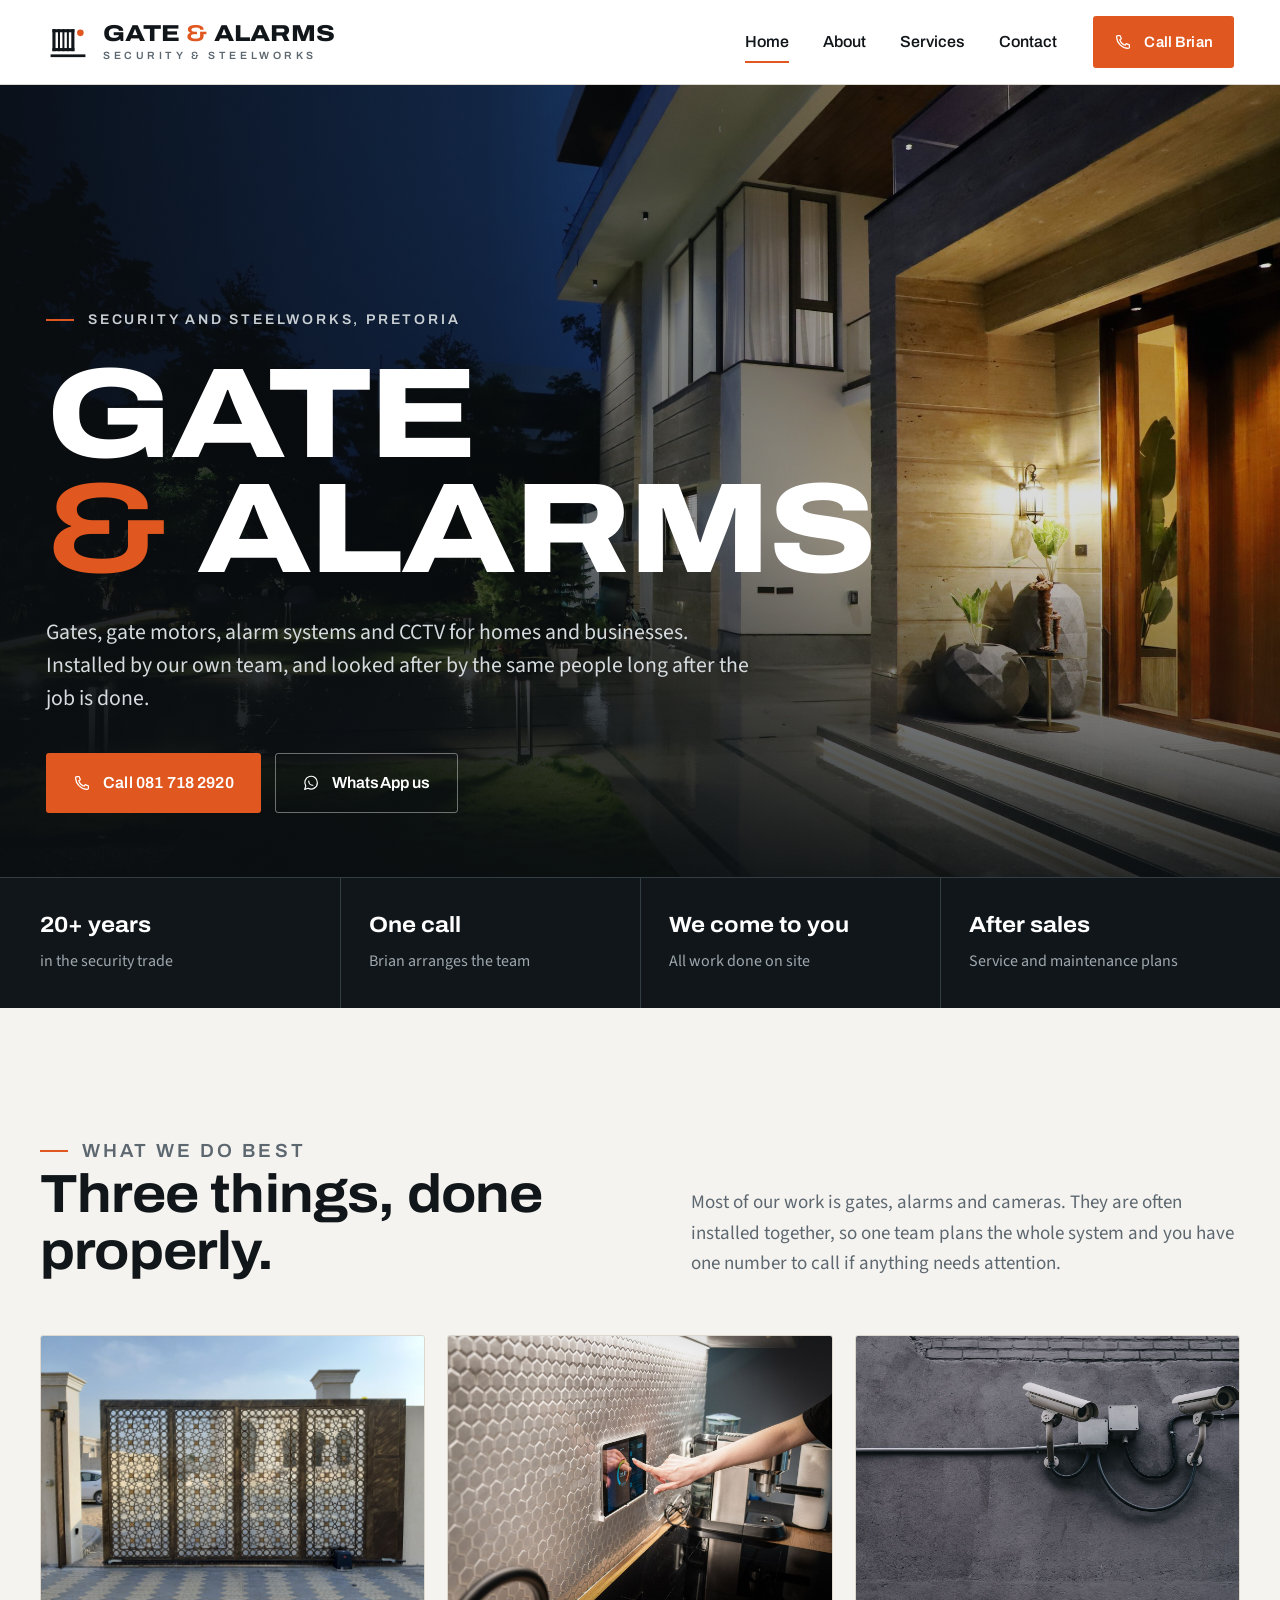
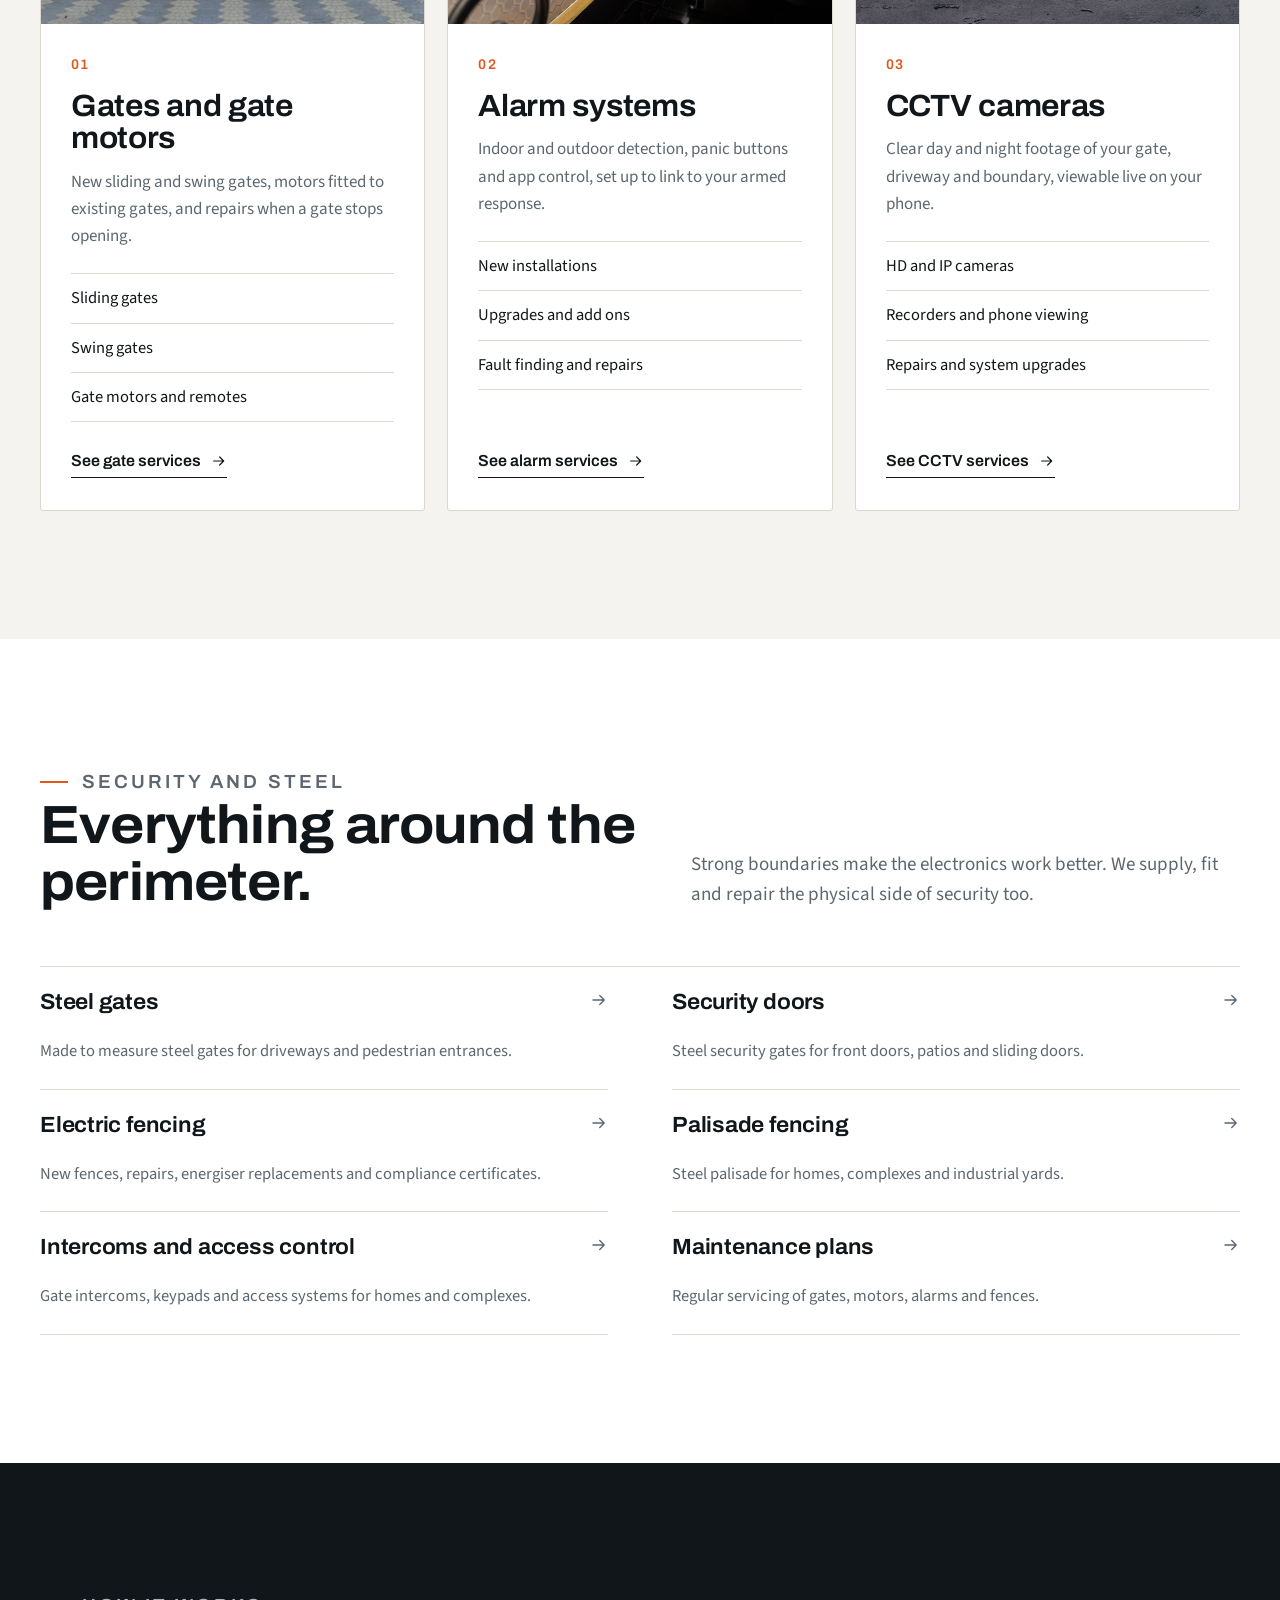
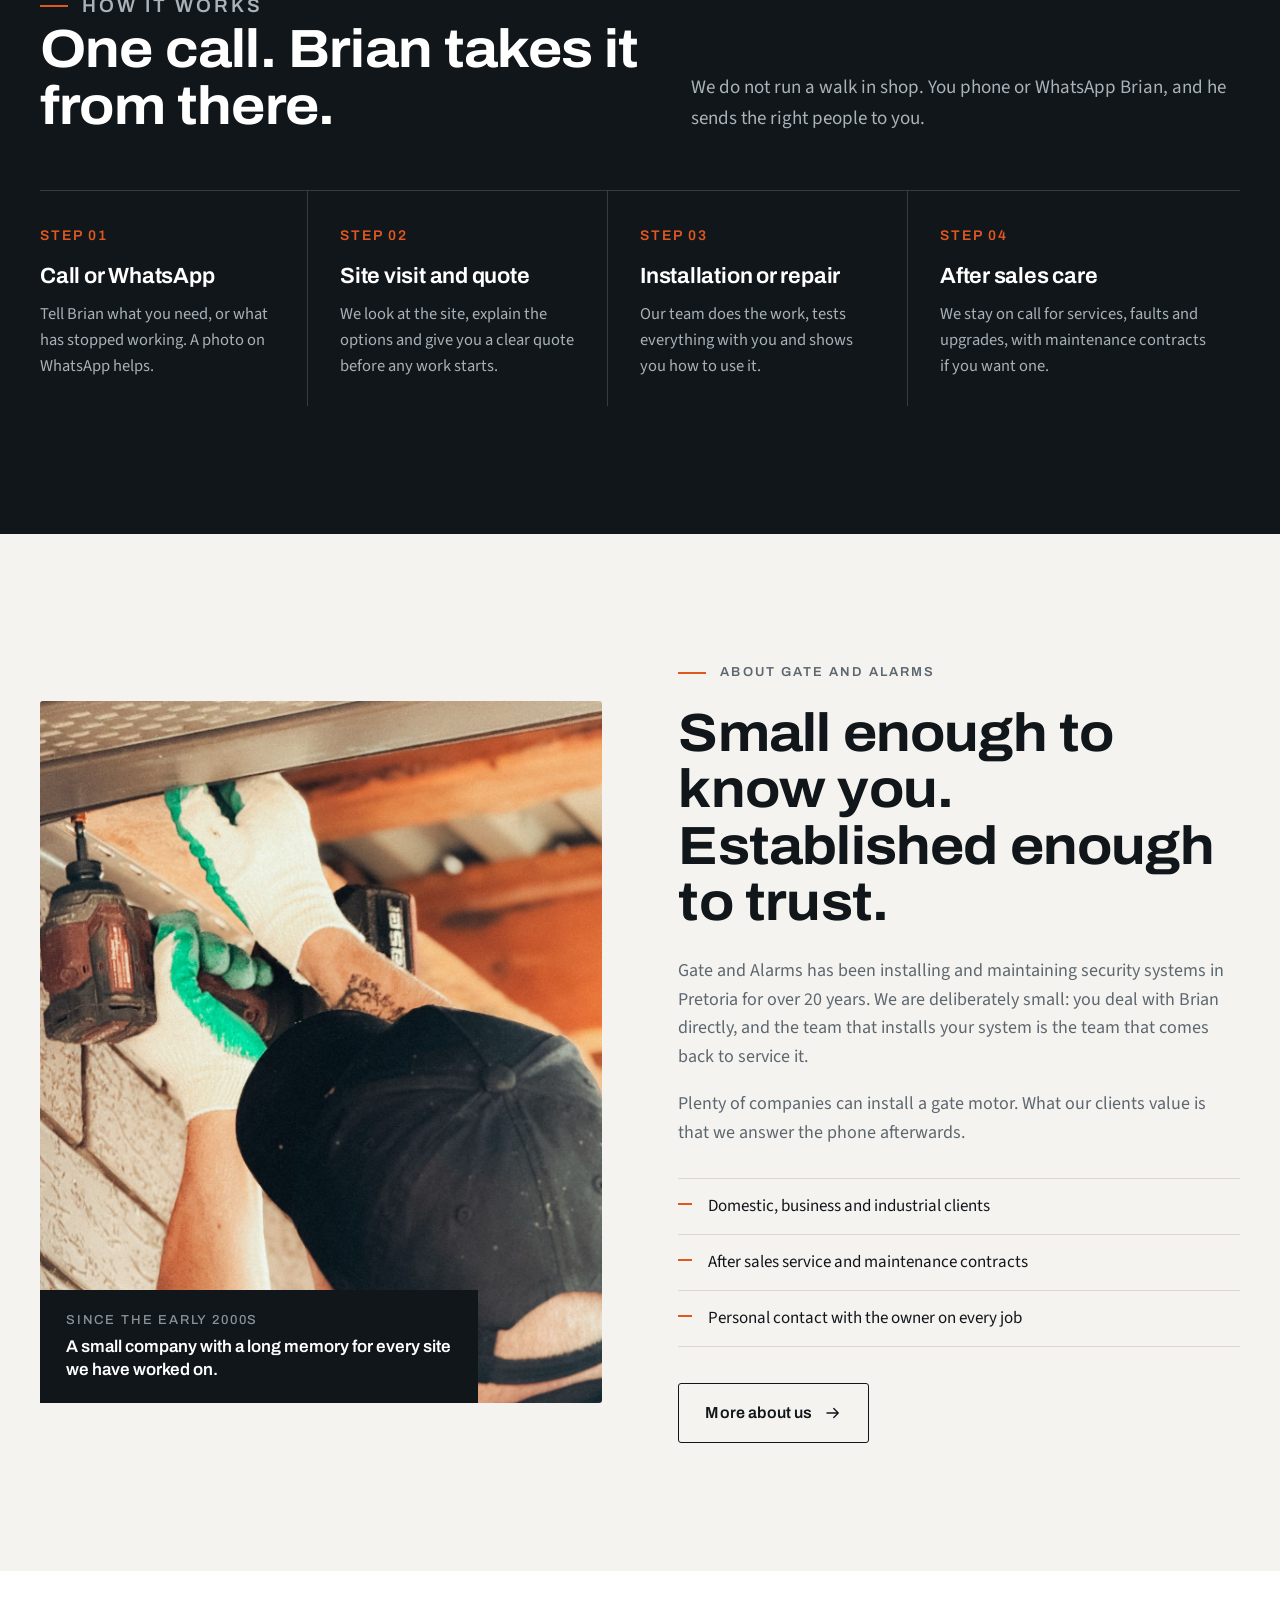
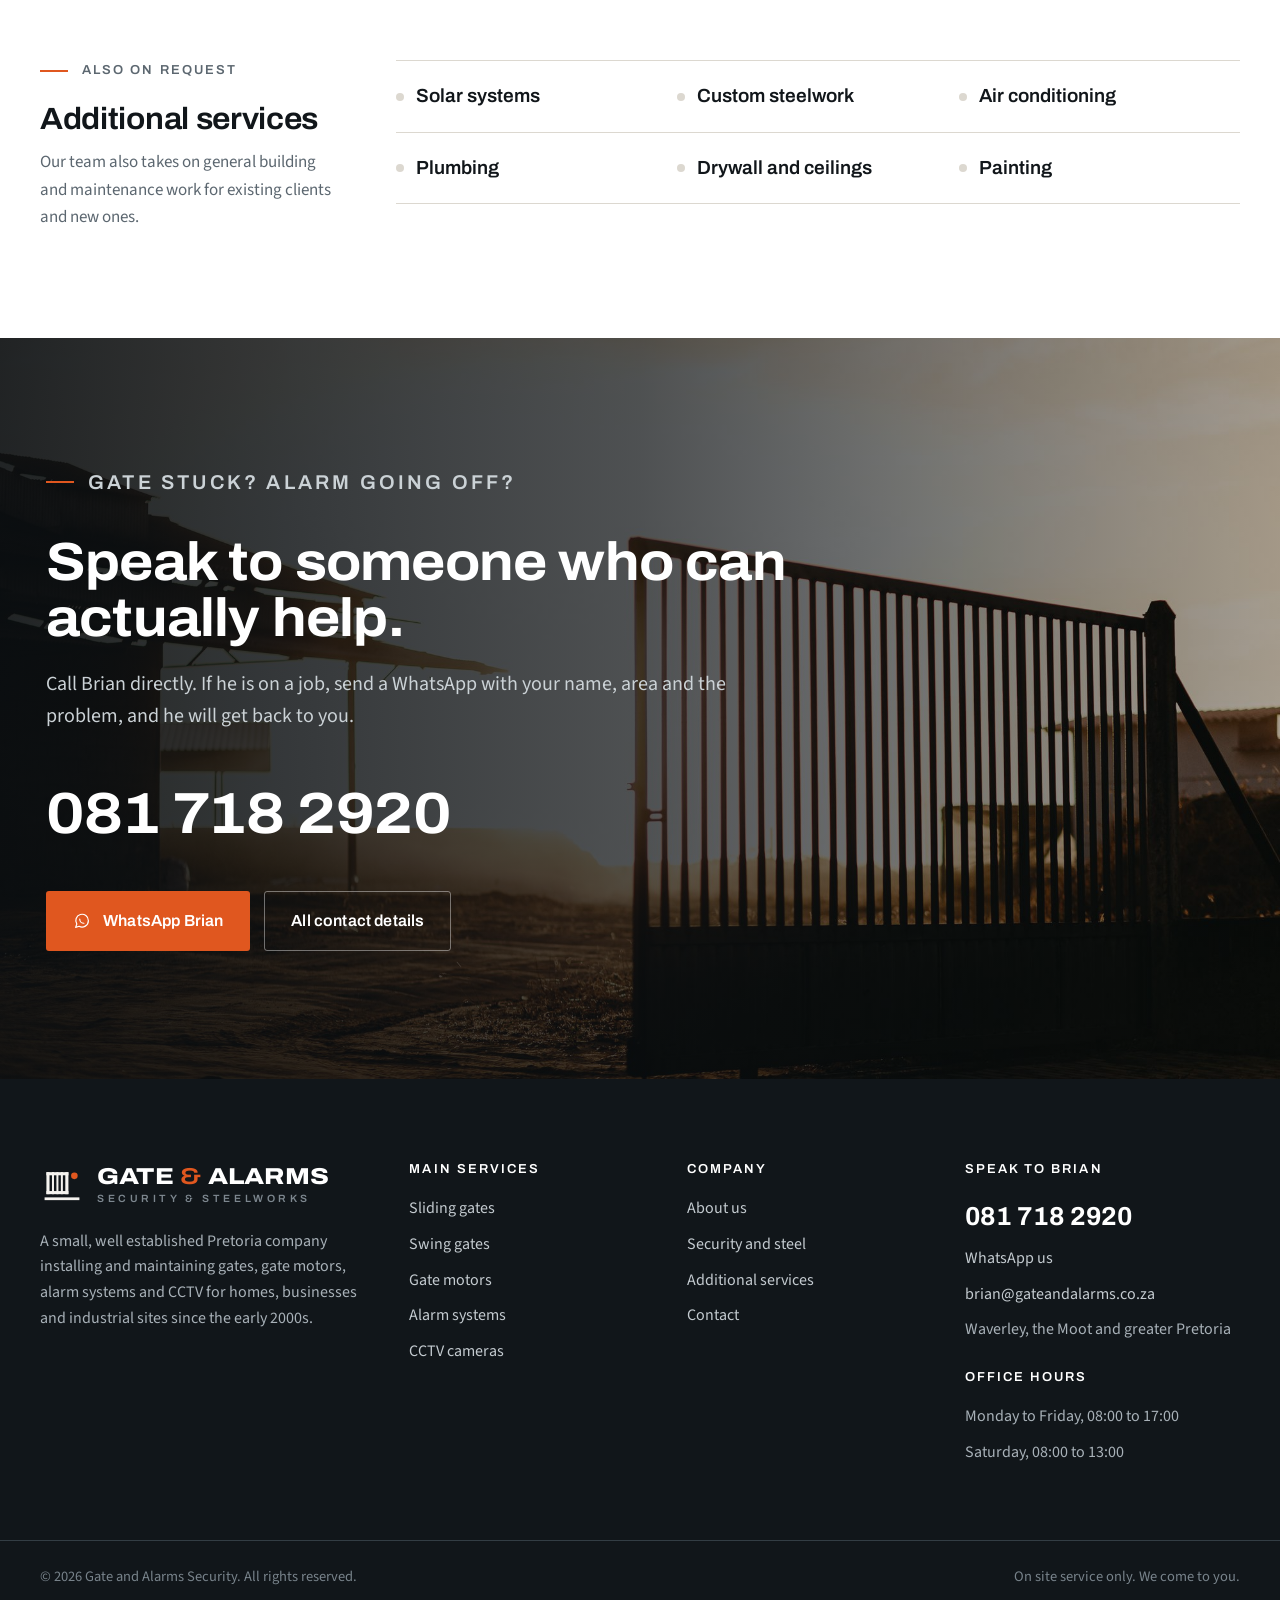
<file: index.html>
<!doctype html>
<html lang="en-ZA">
<head>
<meta charset="utf-8">
<meta name="viewport" content="width=device-width, initial-scale=1">
<title>Gate and Alarms Security | Gates, alarms and CCTV in Pretoria</title>
<meta name="description" content="Gate automation, gate motors, alarm systems and CCTV installed and maintained in Waverley, the Moot and greater Pretoria. Over 20 years in business. Call Brian on 081 718 2920.">
<meta name="theme-color" content="#11161a">
<meta property="og:title" content="Gate and Alarms Security | Gates, alarms and CCTV in Pretoria">
<meta property="og:description" content="Gate automation, gate motors, alarm systems and CCTV installed and maintained in Waverley, the Moot and greater Pretoria. Over 20 years in business. Call Brian on 081 718 2920.">
<meta property="og:type" content="website">
<meta property="og:image" content="assets/img/hero-house-night.jpg">
<link rel="icon" href="assets/brand/favicon.svg" type="image/svg+xml">
<link rel="icon" href="assets/brand/favicon-32.png" sizes="32x32" type="image/png">
<link rel="apple-touch-icon" href="assets/brand/apple-touch-icon.png">
<link rel="preconnect" href="https://fonts.googleapis.com">
<link rel="preconnect" href="https://fonts.gstatic.com" crossorigin>
<link href="https://fonts.googleapis.com/css2?family=Archivo:wdth,wght@62..125,400..900&amp;family=Source+Sans+3:wght@400;500;600&amp;display=swap" rel="stylesheet">
<link rel="stylesheet" href="assets/css/site.css?v=5">
<script type="application/ld+json">
{
  "@context": "https://schema.org",
  "@type": "LocalBusiness",
  "name": "Gate and Alarms Security",
  "description": "Gate automation, alarm systems, CCTV and steelwork for homes and businesses in Pretoria.",
  "telephone": "+27817182920",
  "email": "brian@gateandalarms.co.za",
  "url": "https://gateandalarms.co.za/",
  "areaServed": ["Waverley", "Pretoria Moot", "Pretoria"],
  "logo": "https://gateandalarms.co.za/assets/brand/icon-512.png"
}
</script>
</head>
<body data-page="index.html">
<header class="site-header">
  <div class="wrap">
    <a class="brand" href="index.html" aria-label="Gate and Alarms, home">
      <img src="assets/brand/mark.svg" alt="" width="44" height="44">
      <span class="brand-text">
        <span class="brand-name">Gate <em>&amp;</em> Alarms</span>
        <span class="brand-sub">Security &amp; Steelworks</span>
      </span>
    </a>
    <button class="nav-toggle" type="button" aria-label="Open menu" aria-expanded="false" aria-controls="site-nav"><span></span></button>
    <nav class="nav" id="site-nav" aria-label="Main">
      <div class="nav-links">
          <a href="index.html" aria-current="page">Home</a>
          <a href="about.html">About</a>
          <a href="services.html">Services</a>
          <a href="contact.html">Contact</a>
      </div>
      <a class="btn btn-signal" href="tel:+27817182920"><svg viewBox="0 0 24 24" fill="none" stroke="currentColor" stroke-width="1.6" stroke-linecap="round" stroke-linejoin="round" aria-hidden="true"><path d="M5 3.5h3.2l1.6 4.2-2.1 1.3a11 11 0 0 0 7.3 7.3l1.3-2.1 4.2 1.6V19a1.6 1.6 0 0 1-1.7 1.6A16.6 16.6 0 0 1 3.4 5.2 1.6 1.6 0 0 1 5 3.5z"/></svg>Call Brian</a>
    </nav>
    <div class="nav-scrim"></div>
  </div>
</header>
<main>
  <section class="hero">
    <div class="hero-media">
      <img src="assets/img/hero-house-night.jpg" alt="A modern home lit up at night" fetchpriority="high">
    </div>
    <div class="wrap">
      <p class="hero-kicker">Security and steelworks, Pretoria</p>
      <h1 class="hero-title"><span class="line">Gate</span><span class="line"><span class="amp">&amp;</span> Alarms</span></h1>
      <p class="hero-copy">Gates, gate motors, alarm systems and CCTV for homes and businesses. Installed by our own team, and looked after by the same people long after the job is done.</p>
      <div class="hero-actions">
        <a class="btn btn-signal" href="tel:+27817182920"><svg viewBox="0 0 24 24" fill="none" stroke="currentColor" stroke-width="1.6" stroke-linecap="round" stroke-linejoin="round" aria-hidden="true"><path d="M5 3.5h3.2l1.6 4.2-2.1 1.3a11 11 0 0 0 7.3 7.3l1.3-2.1 4.2 1.6V19a1.6 1.6 0 0 1-1.7 1.6A16.6 16.6 0 0 1 3.4 5.2 1.6 1.6 0 0 1 5 3.5z"/></svg>Call 081 718 2920</a>
        <a class="btn btn-ghost" href="https://wa.me/27817182920" target="_blank" rel="noopener"><svg viewBox="0 0 24 24" fill="none" stroke="currentColor" stroke-width="1.6" stroke-linecap="round" stroke-linejoin="round" aria-hidden="true"><path d="M20.5 11.6a8.4 8.4 0 0 1-12.4 7.4L3.5 20.5l1.6-4.4A8.4 8.4 0 1 1 20.5 11.6z"/><path d="M9 9.5c0 3 2.5 5.5 5.5 5.5"/></svg>WhatsApp us</a>
      </div>
    </div>
  </section>

  <div class="facts">
    <div class="wrap">
      <div class="fact"><strong>20+ years</strong><span>in the security trade</span></div>
      <div class="fact"><strong>One call</strong><span>Brian arranges the team</span></div>
      <div class="fact"><strong>We come to you</strong><span>All work done on site</span></div>
      <div class="fact"><strong>After sales</strong><span>Service and maintenance plans</span></div>
    </div>
  </div>

  <section class="section">
    <div class="wrap">
      <div class="section-head reveal">
        <div>
          <p class="label">What we do best</p>
          <h2 class="h-lg">Three things, done properly.</h2>
        </div>
        <p>Most of our work is gates, alarms and cameras. They are often installed together, so one team plans the whole system and you have one number to call if anything needs attention.</p>
      </div>

      <div class="core">
        <a class="core-card reveal" href="services.html#gates">
          <figure><img src="assets/img/sliding-gate.jpg" alt="An automated sliding gate with a decorative steel panel" loading="lazy"></figure>
          <div class="core-body">
            <span class="num">01</span>
            <h3 class="h-md">Gates and gate motors</h3>
            <p>New sliding and swing gates, motors fitted to existing gates, and repairs when a gate stops opening.</p>
            <ul>
              <li>Sliding gates</li>
              <li>Swing gates</li>
              <li>Gate motors and remotes</li>
            </ul>
            <span class="arrow-link">See gate services <svg viewBox="0 0 24 24" fill="none" stroke="currentColor" stroke-width="1.8" stroke-linecap="round" stroke-linejoin="round" aria-hidden="true"><path d="M4 12h15M13 6l6 6-6 6"/></svg></span>
          </div>
        </a>
        <a class="core-card reveal" href="services.html#alarm-systems">
          <figure><img src="assets/img/alarm-panel.jpg" alt="A homeowner using a wall mounted touchscreen security panel" loading="lazy"></figure>
          <div class="core-body">
            <span class="num">02</span>
            <h3 class="h-md">Alarm systems</h3>
            <p>Indoor and outdoor detection, panic buttons and app control, set up to link to your armed response.</p>
            <ul>
              <li>New installations</li>
              <li>Upgrades and add ons</li>
              <li>Fault finding and repairs</li>
            </ul>
            <span class="arrow-link">See alarm services <svg viewBox="0 0 24 24" fill="none" stroke="currentColor" stroke-width="1.8" stroke-linecap="round" stroke-linejoin="round" aria-hidden="true"><path d="M4 12h15M13 6l6 6-6 6"/></svg></span>
          </div>
        </a>
        <a class="core-card reveal" href="services.html#cctv">
          <figure><img src="assets/img/cctv-wall.jpg" alt="Two security cameras mounted on a grey wall" loading="lazy"></figure>
          <div class="core-body">
            <span class="num">03</span>
            <h3 class="h-md">CCTV cameras</h3>
            <p>Clear day and night footage of your gate, driveway and boundary, viewable live on your phone.</p>
            <ul>
              <li>HD and IP cameras</li>
              <li>Recorders and phone viewing</li>
              <li>Repairs and system upgrades</li>
            </ul>
            <span class="arrow-link">See CCTV services <svg viewBox="0 0 24 24" fill="none" stroke="currentColor" stroke-width="1.8" stroke-linecap="round" stroke-linejoin="round" aria-hidden="true"><path d="M4 12h15M13 6l6 6-6 6"/></svg></span>
          </div>
        </a>
      </div>
    </div>
  </section>

  <section class="section section-white">
    <div class="wrap">
      <div class="section-head reveal">
        <div>
          <p class="label">Security and steel</p>
          <h2 class="h-lg">Everything around the perimeter.</h2>
        </div>
        <p>Strong boundaries make the electronics work better. We supply, fit and repair the physical side of security too.</p>
      </div>
      <div class="ruled reveal">
        <a href="services.html#steel-gates"><h3>Steel gates</h3><svg viewBox="0 0 24 24" fill="none" stroke="currentColor" stroke-width="1.8" stroke-linecap="round" stroke-linejoin="round" aria-hidden="true"><path d="M4 12h15M13 6l6 6-6 6"/></svg><p>Made to measure steel gates for driveways and pedestrian entrances.</p></a>
        <a href="services.html#security-doors"><h3>Security doors</h3><svg viewBox="0 0 24 24" fill="none" stroke="currentColor" stroke-width="1.8" stroke-linecap="round" stroke-linejoin="round" aria-hidden="true"><path d="M4 12h15M13 6l6 6-6 6"/></svg><p>Steel security gates for front doors, patios and sliding doors.</p></a>
        <a href="services.html#electric-fencing"><h3>Electric fencing</h3><svg viewBox="0 0 24 24" fill="none" stroke="currentColor" stroke-width="1.8" stroke-linecap="round" stroke-linejoin="round" aria-hidden="true"><path d="M4 12h15M13 6l6 6-6 6"/></svg><p>New fences, repairs, energiser replacements and compliance certificates.</p></a>
        <a href="services.html#palisade-fencing"><h3>Palisade fencing</h3><svg viewBox="0 0 24 24" fill="none" stroke="currentColor" stroke-width="1.8" stroke-linecap="round" stroke-linejoin="round" aria-hidden="true"><path d="M4 12h15M13 6l6 6-6 6"/></svg><p>Steel palisade for homes, complexes and industrial yards.</p></a>
        <a href="services.html#access-control"><h3>Intercoms and access control</h3><svg viewBox="0 0 24 24" fill="none" stroke="currentColor" stroke-width="1.8" stroke-linecap="round" stroke-linejoin="round" aria-hidden="true"><path d="M4 12h15M13 6l6 6-6 6"/></svg><p>Gate intercoms, keypads and access systems for homes and complexes.</p></a>
        <a href="services.html#maintenance"><h3>Maintenance plans</h3><svg viewBox="0 0 24 24" fill="none" stroke="currentColor" stroke-width="1.8" stroke-linecap="round" stroke-linejoin="round" aria-hidden="true"><path d="M4 12h15M13 6l6 6-6 6"/></svg><p>Regular servicing of gates, motors, alarms and fences.</p></a>
      </div>
    </div>
  </section>

  <section class="section section-dark on-dark">
    <div class="wrap">
      <div class="section-head reveal">
        <div>
          <p class="label">How it works</p>
          <h2 class="h-lg">One call. Brian takes it from there.</h2>
        </div>
        <p>We do not run a walk in shop. You phone or WhatsApp Brian, and he sends the right people to you.</p>
      </div>
      <div class="steps reveal">
        <div class="step"><span class="n">STEP 01</span><h3>Call or WhatsApp</h3><p>Tell Brian what you need, or what has stopped working. A photo on WhatsApp helps.</p></div>
        <div class="step"><span class="n">STEP 02</span><h3>Site visit and quote</h3><p>We look at the site, explain the options and give you a clear quote before any work starts.</p></div>
        <div class="step"><span class="n">STEP 03</span><h3>Installation or repair</h3><p>Our team does the work, tests everything with you and shows you how to use it.</p></div>
        <div class="step"><span class="n">STEP 04</span><h3>After sales care</h3><p>We stay on call for services, faults and upgrades, with maintenance contracts if you want one.</p></div>
      </div>
    </div>
  </section>

  <section class="section">
    <div class="wrap split">
      <div class="split-media reveal">
        <img src="assets/img/technician.jpg" alt="A technician installing a fitting under a roof overhang" loading="lazy">
        <div class="caption"><small>Since the early 2000s</small>A small company with a long memory for every site we have worked on.</div>
      </div>
      <div class="split-body reveal">
        <p class="label">About Gate and Alarms</p>
        <h2 class="h-lg">Small enough to know you. Established enough to trust.</h2>
        <p>Gate and Alarms has been installing and maintaining security systems in Pretoria for over 20 years. We are deliberately small: you deal with Brian directly, and the team that installs your system is the team that comes back to service it.</p>
        <p>Plenty of companies can install a gate motor. What our clients value is that we answer the phone afterwards.</p>
        <ul class="checks">
          <li>Domestic, business and industrial clients</li>
          <li>After sales service and maintenance contracts</li>
          <li>Personal contact with the owner on every job</li>
        </ul>
        <a class="btn btn-line" href="about.html">More about us <svg viewBox="0 0 24 24" fill="none" stroke="currentColor" stroke-width="1.8" stroke-linecap="round" stroke-linejoin="round" aria-hidden="true"><path d="M4 12h15M13 6l6 6-6 6"/></svg></a>
      </div>
    </div>
  </section>

  <section class="section-tight section-white">
    <div class="wrap extras">
      <div class="reveal">
        <p class="label">Also on request</p>
        <h2 class="h-md">Additional services</h2>
        <p style="color:var(--steel);margin-top:14px;font-size:17px">Our team also takes on general building and maintenance work for existing clients and new ones.</p>
      </div>
      <div class="extras-list reveal">
        <a href="services.html#solar">Solar systems</a>
        <a href="services.html#custom-steelwork">Custom steelwork</a>
        <a href="services.html#air-conditioning">Air conditioning</a>
        <a href="services.html#plumbing">Plumbing</a>
        <a href="services.html#drywall">Drywall and ceilings</a>
        <a href="services.html#painting">Painting</a>
      </div>
    </div>
  </section>

  <section class="band">
    <img src="assets/img/gate-sunset.jpg" alt="" loading="lazy">
    <div class="wrap">
      <p class="label">Gate stuck? Alarm going off?</p>
      <h2 class="h-lg">Speak to someone who can actually help.</h2>
      <p>Call Brian directly. If he is on a job, send a WhatsApp with your name, area and the problem, and he will get back to you.</p>
      <a class="phone-big" href="tel:+27817182920">081 718 2920</a>
      <div class="hero-actions">
        <a class="btn btn-signal" href="https://wa.me/27817182920" target="_blank" rel="noopener"><svg viewBox="0 0 24 24" fill="none" stroke="currentColor" stroke-width="1.6" stroke-linecap="round" stroke-linejoin="round" aria-hidden="true"><path d="M20.5 11.6a8.4 8.4 0 0 1-12.4 7.4L3.5 20.5l1.6-4.4A8.4 8.4 0 1 1 20.5 11.6z"/><path d="M9 9.5c0 3 2.5 5.5 5.5 5.5"/></svg>WhatsApp Brian</a>
        <a class="btn btn-ghost" href="contact.html">All contact details</a>
      </div>
    </div>
  </section>
</main>
<footer class="site-footer">
  <div class="wrap">
    <div class="footer-grid">
      <div class="footer-about">
        <a class="brand" href="index.html" aria-label="Gate and Alarms, home">
      <img src="assets/brand/mark-light.svg" alt="" width="44" height="44">
      <span class="brand-text">
        <span class="brand-name">Gate <em>&amp;</em> Alarms</span>
        <span class="brand-sub">Security &amp; Steelworks</span>
      </span>
    </a>
        <p>A small, well established Pretoria company installing and maintaining gates, gate motors, alarm systems and CCTV for homes, businesses and industrial sites since the early 2000s.</p>
      </div>
      <div>
        <h4>Main services</h4>
        <ul>
          <li><a href="services.html#sliding-gates">Sliding gates</a></li>
          <li><a href="services.html#swing-gates">Swing gates</a></li>
          <li><a href="services.html#gate-motors">Gate motors</a></li>
          <li><a href="services.html#alarm-systems">Alarm systems</a></li>
          <li><a href="services.html#cctv">CCTV cameras</a></li>
        </ul>
      </div>
      <div>
        <h4>Company</h4>
        <ul>
          <li><a href="about.html">About us</a></li>
          <li><a href="services.html#security">Security and steel</a></li>
          <li><a href="services.html#additional">Additional services</a></li>
          <li><a href="contact.html">Contact</a></li>
        </ul>
      </div>
      <div>
        <h4>Speak to Brian</h4>
        <a class="footer-phone" href="tel:+27817182920">081 718 2920</a>
        <ul>
          <li><a href="https://wa.me/27817182920" target="_blank" rel="noopener">WhatsApp us</a></li>
          <li><a href="mailto:brian@gateandalarms.co.za">brian@gateandalarms.co.za</a></li>
          <li>Waverley, the Moot and greater Pretoria</li>
        </ul>
        <h4 style="margin-top:28px">Office hours</h4>
        <ul>
          <li>Monday to Friday, 08:00 to 17:00</li>
          <li>Saturday, 08:00 to 13:00</li>
        </ul>
      </div>
    </div>
  </div>
  <div class="footer-base">
    <div class="wrap">
      <span>&copy; <span data-year>2026</span> Gate and Alarms Security. All rights reserved.</span>
      <span>On site service only. We come to you.</span>
    </div>
  </div>
</footer>
<div class="float-call">
  <a class="btn btn-signal" href="tel:+27817182920"><svg viewBox="0 0 24 24" fill="none" stroke="currentColor" stroke-width="1.6" stroke-linecap="round" stroke-linejoin="round" aria-hidden="true"><path d="M5 3.5h3.2l1.6 4.2-2.1 1.3a11 11 0 0 0 7.3 7.3l1.3-2.1 4.2 1.6V19a1.6 1.6 0 0 1-1.7 1.6A16.6 16.6 0 0 1 3.4 5.2 1.6 1.6 0 0 1 5 3.5z"/></svg>Call</a>
  <a class="btn btn-ink" href="https://wa.me/27817182920" target="_blank" rel="noopener"><svg viewBox="0 0 24 24" fill="none" stroke="currentColor" stroke-width="1.6" stroke-linecap="round" stroke-linejoin="round" aria-hidden="true"><path d="M20.5 11.6a8.4 8.4 0 0 1-12.4 7.4L3.5 20.5l1.6-4.4A8.4 8.4 0 1 1 20.5 11.6z"/><path d="M9 9.5c0 3 2.5 5.5 5.5 5.5"/></svg>WhatsApp</a>
</div>
<script src="assets/js/site.js?v=5"></script>
</body>
</html>
</file>
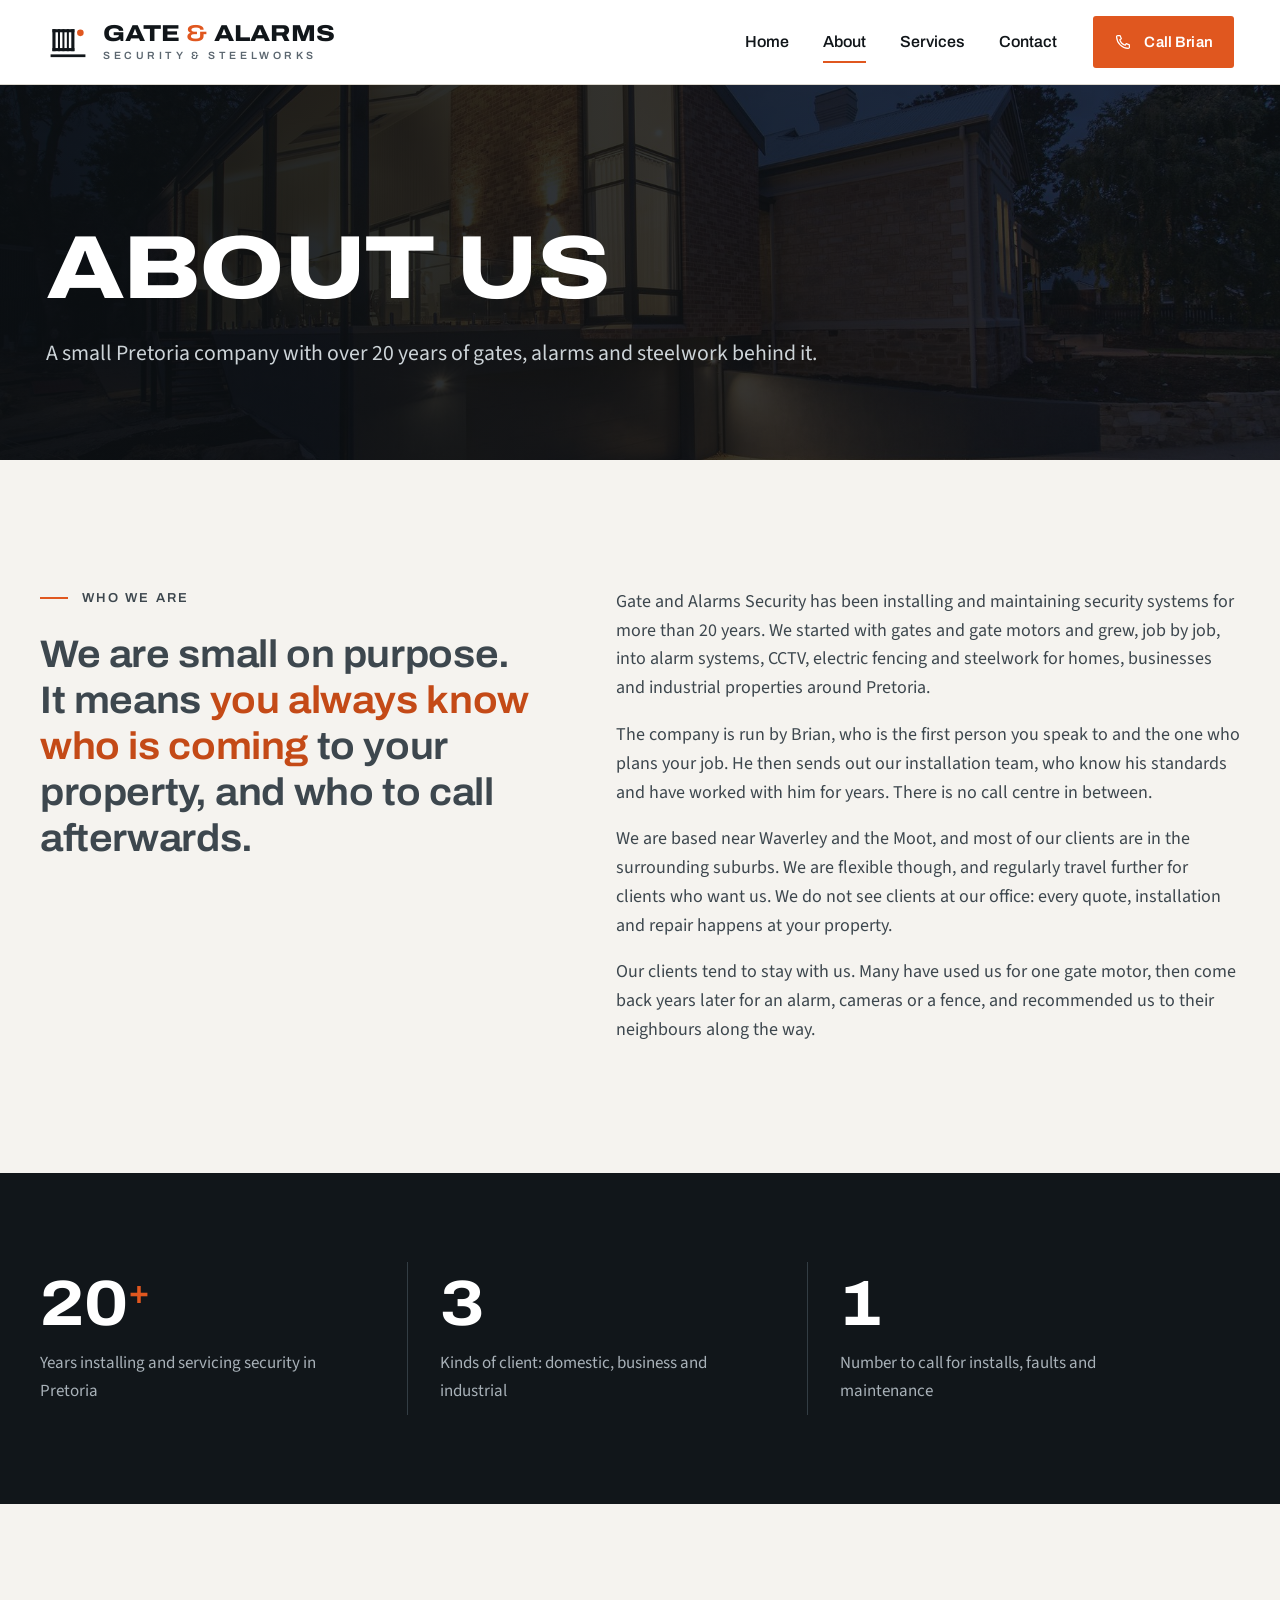
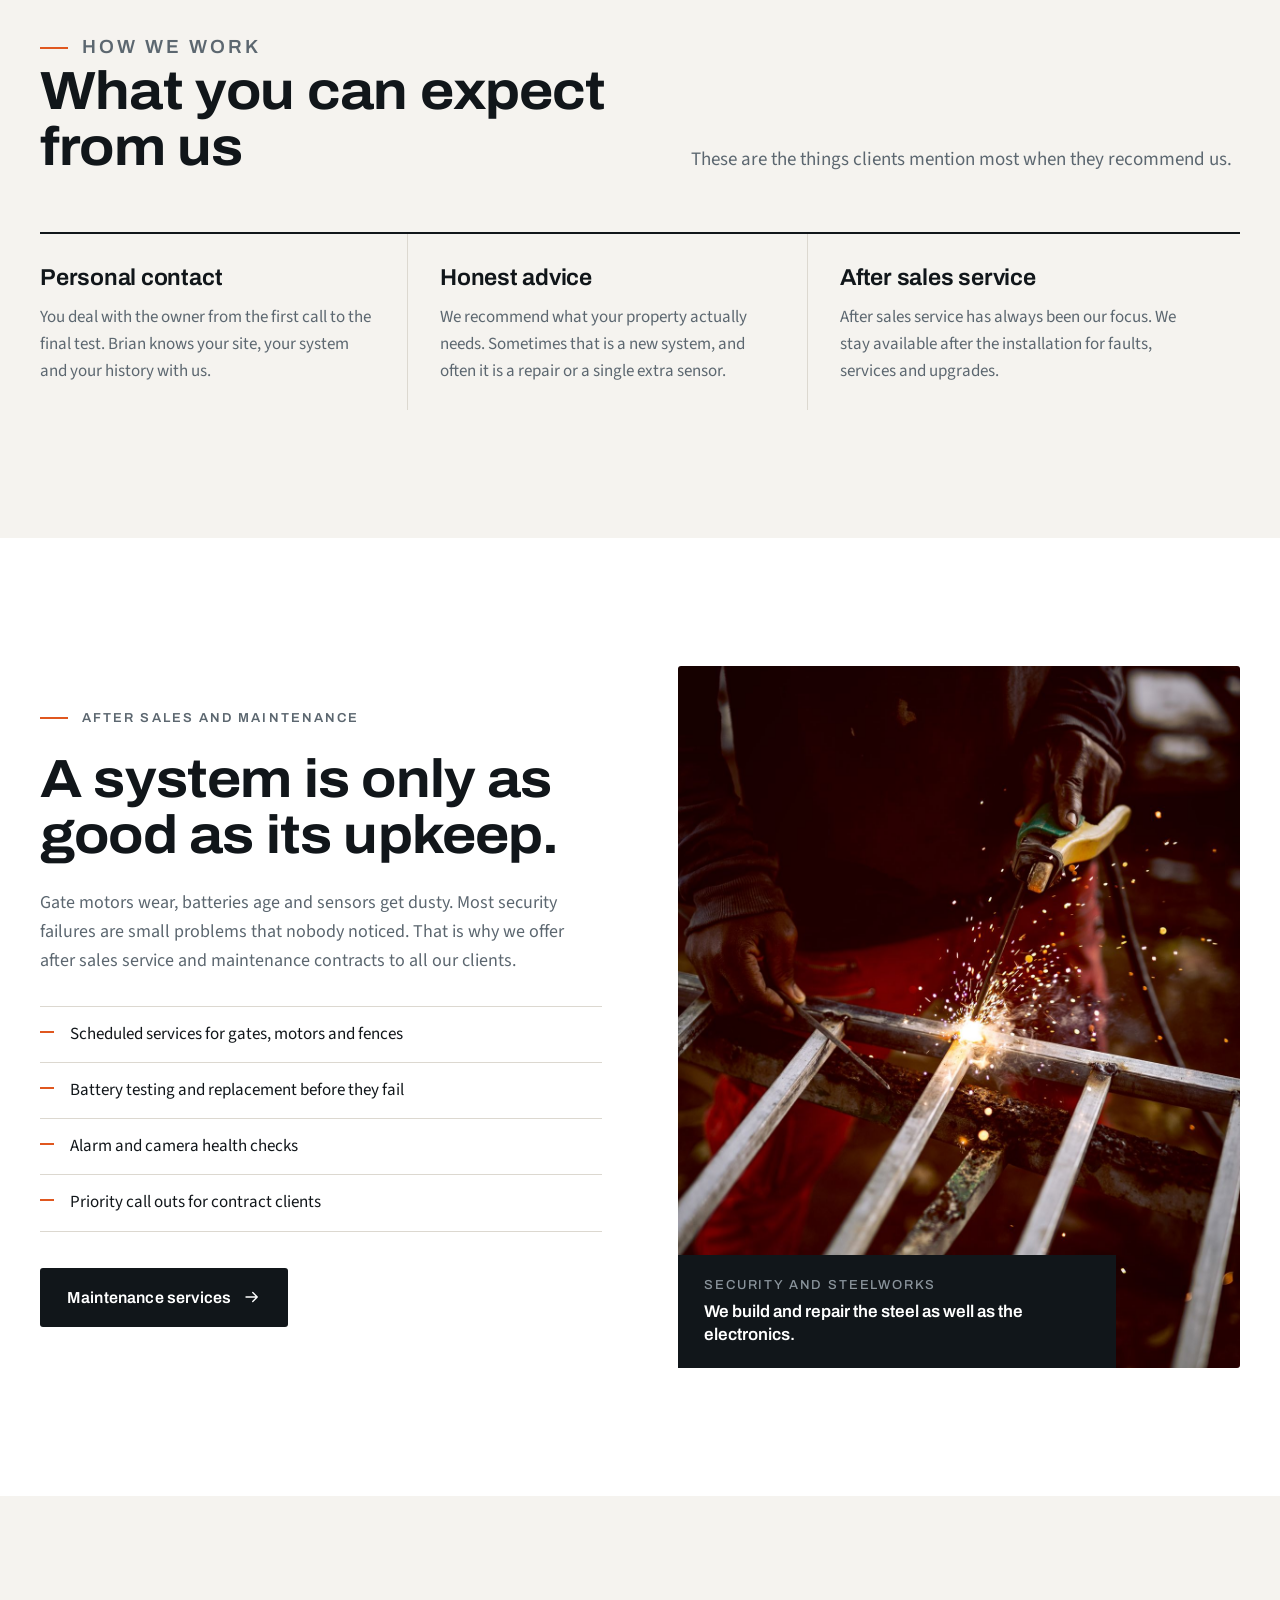
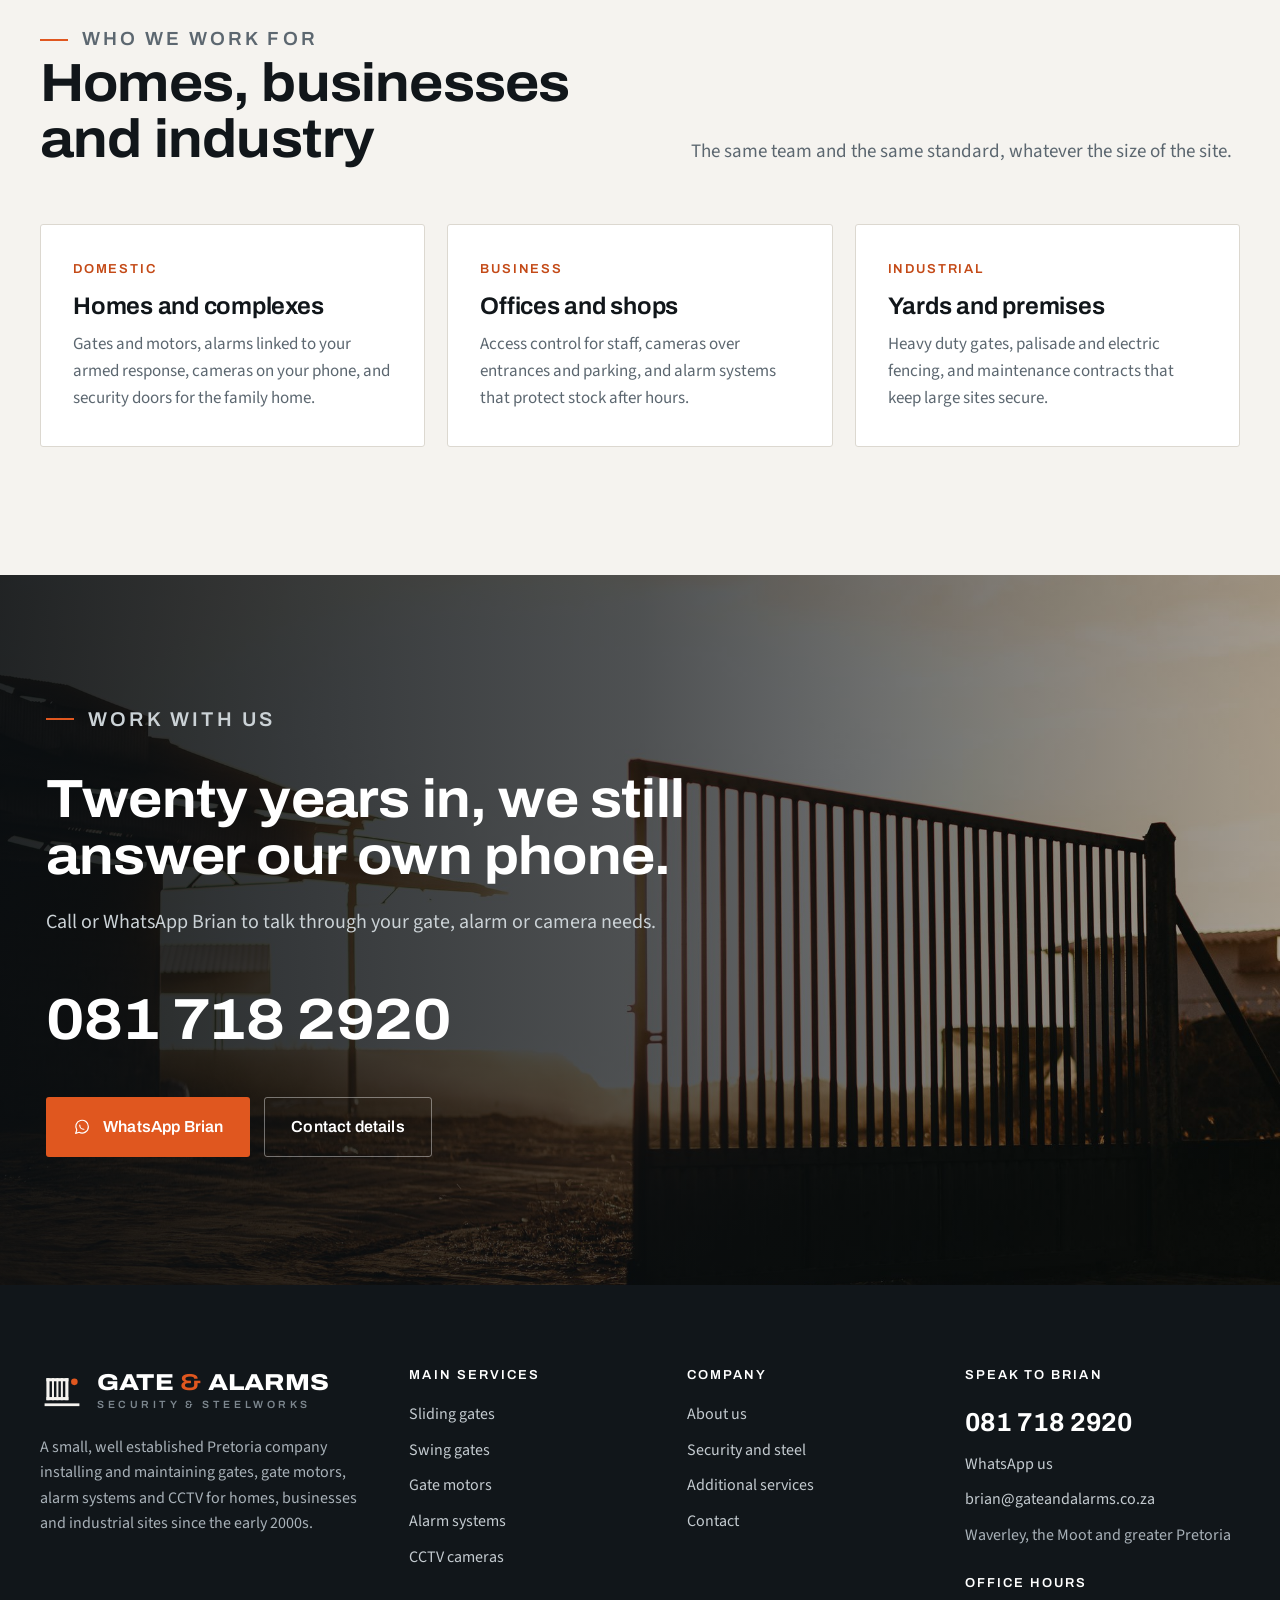
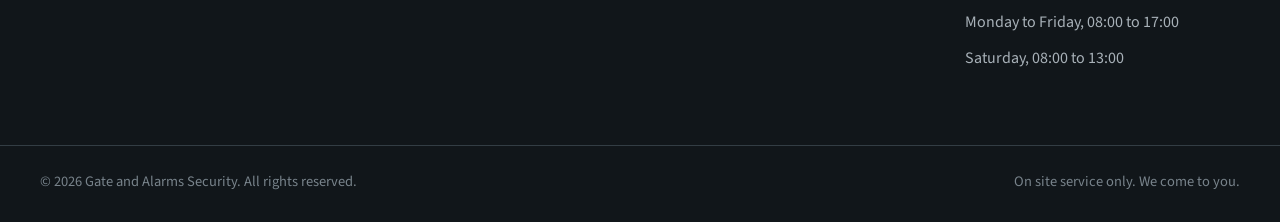
<file: about.html>
<!doctype html>
<html lang="en-ZA">
<head>
<meta charset="utf-8">
<meta name="viewport" content="width=device-width, initial-scale=1">
<title>About us | Gate and Alarms Security, Pretoria</title>
<meta name="description" content="Gate and Alarms is a small, well established Pretoria security company with over 20 years in business, known for personal service and after sales maintenance.">
<meta name="theme-color" content="#11161a">
<meta property="og:title" content="About us | Gate and Alarms Security, Pretoria">
<meta property="og:description" content="Gate and Alarms is a small, well established Pretoria security company with over 20 years in business, known for personal service and after sales maintenance.">
<meta property="og:type" content="website">
<meta property="og:image" content="assets/img/hero-house-night.jpg">
<link rel="icon" href="assets/brand/favicon.svg" type="image/svg+xml">
<link rel="icon" href="assets/brand/favicon-32.png" sizes="32x32" type="image/png">
<link rel="apple-touch-icon" href="assets/brand/apple-touch-icon.png">
<link rel="preconnect" href="https://fonts.googleapis.com">
<link rel="preconnect" href="https://fonts.gstatic.com" crossorigin>
<link href="https://fonts.googleapis.com/css2?family=Archivo:wdth,wght@62..125,400..900&amp;family=Source+Sans+3:wght@400;500;600&amp;display=swap" rel="stylesheet">
<link rel="stylesheet" href="assets/css/site.css?v=5">
<script type="application/ld+json">
{
  "@context": "https://schema.org",
  "@type": "LocalBusiness",
  "name": "Gate and Alarms Security",
  "description": "Gate automation, alarm systems, CCTV and steelwork for homes and businesses in Pretoria.",
  "telephone": "+27817182920",
  "email": "brian@gateandalarms.co.za",
  "url": "https://gateandalarms.co.za/",
  "areaServed": ["Waverley", "Pretoria Moot", "Pretoria"],
  "logo": "https://gateandalarms.co.za/assets/brand/icon-512.png"
}
</script>
</head>
<body data-page="about.html">
<header class="site-header">
  <div class="wrap">
    <a class="brand" href="index.html" aria-label="Gate and Alarms, home">
      <img src="assets/brand/mark.svg" alt="" width="44" height="44">
      <span class="brand-text">
        <span class="brand-name">Gate <em>&amp;</em> Alarms</span>
        <span class="brand-sub">Security &amp; Steelworks</span>
      </span>
    </a>
    <button class="nav-toggle" type="button" aria-label="Open menu" aria-expanded="false" aria-controls="site-nav"><span></span></button>
    <nav class="nav" id="site-nav" aria-label="Main">
      <div class="nav-links">
          <a href="index.html">Home</a>
          <a href="about.html" aria-current="page">About</a>
          <a href="services.html">Services</a>
          <a href="contact.html">Contact</a>
      </div>
      <a class="btn btn-signal" href="tel:+27817182920"><svg viewBox="0 0 24 24" fill="none" stroke="currentColor" stroke-width="1.6" stroke-linecap="round" stroke-linejoin="round" aria-hidden="true"><path d="M5 3.5h3.2l1.6 4.2-2.1 1.3a11 11 0 0 0 7.3 7.3l1.3-2.1 4.2 1.6V19a1.6 1.6 0 0 1-1.7 1.6A16.6 16.6 0 0 1 3.4 5.2 1.6 1.6 0 0 1 5 3.5z"/></svg>Call Brian</a>
    </nav>
    <div class="nav-scrim"></div>
  </div>
</header>
<main>
  <section class="page-hero">
    <img src="assets/img/house-dusk.jpg" alt="">
    <div class="wrap">
      <h1>About us</h1>
      <p>A small Pretoria company with over 20 years of gates, alarms and steelwork behind it.</p>
    </div>
  </section>

  <section class="section">
    <div class="wrap intro-grid">
      <div class="reveal">
        <p class="label">Who we are</p>
        <p class="big-quote">We are small on purpose. It means <em>you always know who is coming</em> to your property, and who to call afterwards.</p>
      </div>
      <div class="reveal">
        <p>Gate and Alarms Security has been installing and maintaining security systems for more than 20 years. We started with gates and gate motors and grew, job by job, into alarm systems, CCTV, electric fencing and steelwork for homes, businesses and industrial properties around Pretoria.</p>
        <p>The company is run by Brian, who is the first person you speak to and the one who plans your job. He then sends out our installation team, who know his standards and have worked with him for years. There is no call centre in between.</p>
        <p>We are based near Waverley and the Moot, and most of our clients are in the surrounding suburbs. We are flexible though, and regularly travel further for clients who want us. We do not see clients at our office: every quote, installation and repair happens at your property.</p>
        <p style="margin:0">Our clients tend to stay with us. Many have used us for one gate motor, then come back years later for an alarm, cameras or a fence, and recommended us to their neighbours along the way.</p>
      </div>
    </div>
  </section>

  <section class="section-tight section-dark on-dark">
    <div class="wrap figures reveal">
      <div class="figure"><strong>20<sup>+</sup></strong><span>Years installing and servicing security in Pretoria</span></div>
      <div class="figure"><strong>3</strong><span>Kinds of client: domestic, business and industrial</span></div>
      <div class="figure"><strong>1</strong><span>Number to call for installs, faults and maintenance</span></div>
    </div>
  </section>

  <section class="section">
    <div class="wrap">
      <div class="section-head reveal">
        <div>
          <p class="label">How we work</p>
          <h2 class="h-lg">What you can expect from us</h2>
        </div>
        <p>These are the things clients mention most when they recommend us.</p>
      </div>
      <div class="values reveal">
        <div class="value">
          <h3>Personal contact</h3>
          <p>You deal with the owner from the first call to the final test. Brian knows your site, your system and your history with us.</p>
        </div>
        <div class="value">
          <h3>Honest advice</h3>
          <p>We recommend what your property actually needs. Sometimes that is a new system, and often it is a repair or a single extra sensor.</p>
        </div>
        <div class="value">
          <h3>After sales service</h3>
          <p>After sales service has always been our focus. We stay available after the installation for faults, services and upgrades.</p>
        </div>
      </div>
    </div>
  </section>

  <section class="section section-white">
    <div class="wrap split">
      <div class="split-body reveal">
        <p class="label">After sales and maintenance</p>
        <h2 class="h-lg">A system is only as good as its upkeep.</h2>
        <p>Gate motors wear, batteries age and sensors get dusty. Most security failures are small problems that nobody noticed. That is why we offer after sales service and maintenance contracts to all our clients.</p>
        <ul class="checks">
          <li>Scheduled services for gates, motors and fences</li>
          <li>Battery testing and replacement before they fail</li>
          <li>Alarm and camera health checks</li>
          <li>Priority call outs for contract clients</li>
        </ul>
        <a class="btn btn-ink" href="services.html#maintenance">Maintenance services <svg viewBox="0 0 24 24" fill="none" stroke="currentColor" stroke-width="1.8" stroke-linecap="round" stroke-linejoin="round" aria-hidden="true"><path d="M4 12h15M13 6l6 6-6 6"/></svg></a>
      </div>
      <div class="split-media reveal">
        <img src="assets/img/welding-bars.jpg" alt="Steel bars being welded on site" loading="lazy">
        <div class="caption"><small>Security and steelworks</small>We build and repair the steel as well as the electronics.</div>
      </div>
    </div>
  </section>

  <section class="section">
    <div class="wrap">
      <div class="section-head reveal">
        <div>
          <p class="label">Who we work for</p>
          <h2 class="h-lg">Homes, businesses and industry</h2>
        </div>
        <p>The same team and the same standard, whatever the size of the site.</p>
      </div>
      <div class="clients reveal">
        <div class="client">
          <span class="tag">Domestic</span>
          <h3>Homes and complexes</h3>
          <p>Gates and motors, alarms linked to your armed response, cameras on your phone, and security doors for the family home.</p>
        </div>
        <div class="client">
          <span class="tag">Business</span>
          <h3>Offices and shops</h3>
          <p>Access control for staff, cameras over entrances and parking, and alarm systems that protect stock after hours.</p>
        </div>
        <div class="client">
          <span class="tag">Industrial</span>
          <h3>Yards and premises</h3>
          <p>Heavy duty gates, palisade and electric fencing, and maintenance contracts that keep large sites secure.</p>
        </div>
      </div>
    </div>
  </section>

  <section class="band">
    <img src="assets/img/gate-sunset.jpg" alt="" loading="lazy">
    <div class="wrap">
      <p class="label">Work with us</p>
      <h2 class="h-lg">Twenty years in, we still answer our own phone.</h2>
      <p>Call or WhatsApp Brian to talk through your gate, alarm or camera needs.</p>
      <a class="phone-big" href="tel:+27817182920">081 718 2920</a>
      <div class="hero-actions">
        <a class="btn btn-signal" href="https://wa.me/27817182920" target="_blank" rel="noopener"><svg viewBox="0 0 24 24" fill="none" stroke="currentColor" stroke-width="1.6" stroke-linecap="round" stroke-linejoin="round" aria-hidden="true"><path d="M20.5 11.6a8.4 8.4 0 0 1-12.4 7.4L3.5 20.5l1.6-4.4A8.4 8.4 0 1 1 20.5 11.6z"/><path d="M9 9.5c0 3 2.5 5.5 5.5 5.5"/></svg>WhatsApp Brian</a>
        <a class="btn btn-ghost" href="contact.html">Contact details</a>
      </div>
    </div>
  </section>
</main>
<footer class="site-footer">
  <div class="wrap">
    <div class="footer-grid">
      <div class="footer-about">
        <a class="brand" href="index.html" aria-label="Gate and Alarms, home">
      <img src="assets/brand/mark-light.svg" alt="" width="44" height="44">
      <span class="brand-text">
        <span class="brand-name">Gate <em>&amp;</em> Alarms</span>
        <span class="brand-sub">Security &amp; Steelworks</span>
      </span>
    </a>
        <p>A small, well established Pretoria company installing and maintaining gates, gate motors, alarm systems and CCTV for homes, businesses and industrial sites since the early 2000s.</p>
      </div>
      <div>
        <h4>Main services</h4>
        <ul>
          <li><a href="services.html#sliding-gates">Sliding gates</a></li>
          <li><a href="services.html#swing-gates">Swing gates</a></li>
          <li><a href="services.html#gate-motors">Gate motors</a></li>
          <li><a href="services.html#alarm-systems">Alarm systems</a></li>
          <li><a href="services.html#cctv">CCTV cameras</a></li>
        </ul>
      </div>
      <div>
        <h4>Company</h4>
        <ul>
          <li><a href="about.html">About us</a></li>
          <li><a href="services.html#security">Security and steel</a></li>
          <li><a href="services.html#additional">Additional services</a></li>
          <li><a href="contact.html">Contact</a></li>
        </ul>
      </div>
      <div>
        <h4>Speak to Brian</h4>
        <a class="footer-phone" href="tel:+27817182920">081 718 2920</a>
        <ul>
          <li><a href="https://wa.me/27817182920" target="_blank" rel="noopener">WhatsApp us</a></li>
          <li><a href="mailto:brian@gateandalarms.co.za">brian@gateandalarms.co.za</a></li>
          <li>Waverley, the Moot and greater Pretoria</li>
        </ul>
        <h4 style="margin-top:28px">Office hours</h4>
        <ul>
          <li>Monday to Friday, 08:00 to 17:00</li>
          <li>Saturday, 08:00 to 13:00</li>
        </ul>
      </div>
    </div>
  </div>
  <div class="footer-base">
    <div class="wrap">
      <span>&copy; <span data-year>2026</span> Gate and Alarms Security. All rights reserved.</span>
      <span>On site service only. We come to you.</span>
    </div>
  </div>
</footer>
<div class="float-call">
  <a class="btn btn-signal" href="tel:+27817182920"><svg viewBox="0 0 24 24" fill="none" stroke="currentColor" stroke-width="1.6" stroke-linecap="round" stroke-linejoin="round" aria-hidden="true"><path d="M5 3.5h3.2l1.6 4.2-2.1 1.3a11 11 0 0 0 7.3 7.3l1.3-2.1 4.2 1.6V19a1.6 1.6 0 0 1-1.7 1.6A16.6 16.6 0 0 1 3.4 5.2 1.6 1.6 0 0 1 5 3.5z"/></svg>Call</a>
  <a class="btn btn-ink" href="https://wa.me/27817182920" target="_blank" rel="noopener"><svg viewBox="0 0 24 24" fill="none" stroke="currentColor" stroke-width="1.6" stroke-linecap="round" stroke-linejoin="round" aria-hidden="true"><path d="M20.5 11.6a8.4 8.4 0 0 1-12.4 7.4L3.5 20.5l1.6-4.4A8.4 8.4 0 1 1 20.5 11.6z"/><path d="M9 9.5c0 3 2.5 5.5 5.5 5.5"/></svg>WhatsApp</a>
</div>
<script src="assets/js/site.js?v=5"></script>
</body>
</html>
</file>
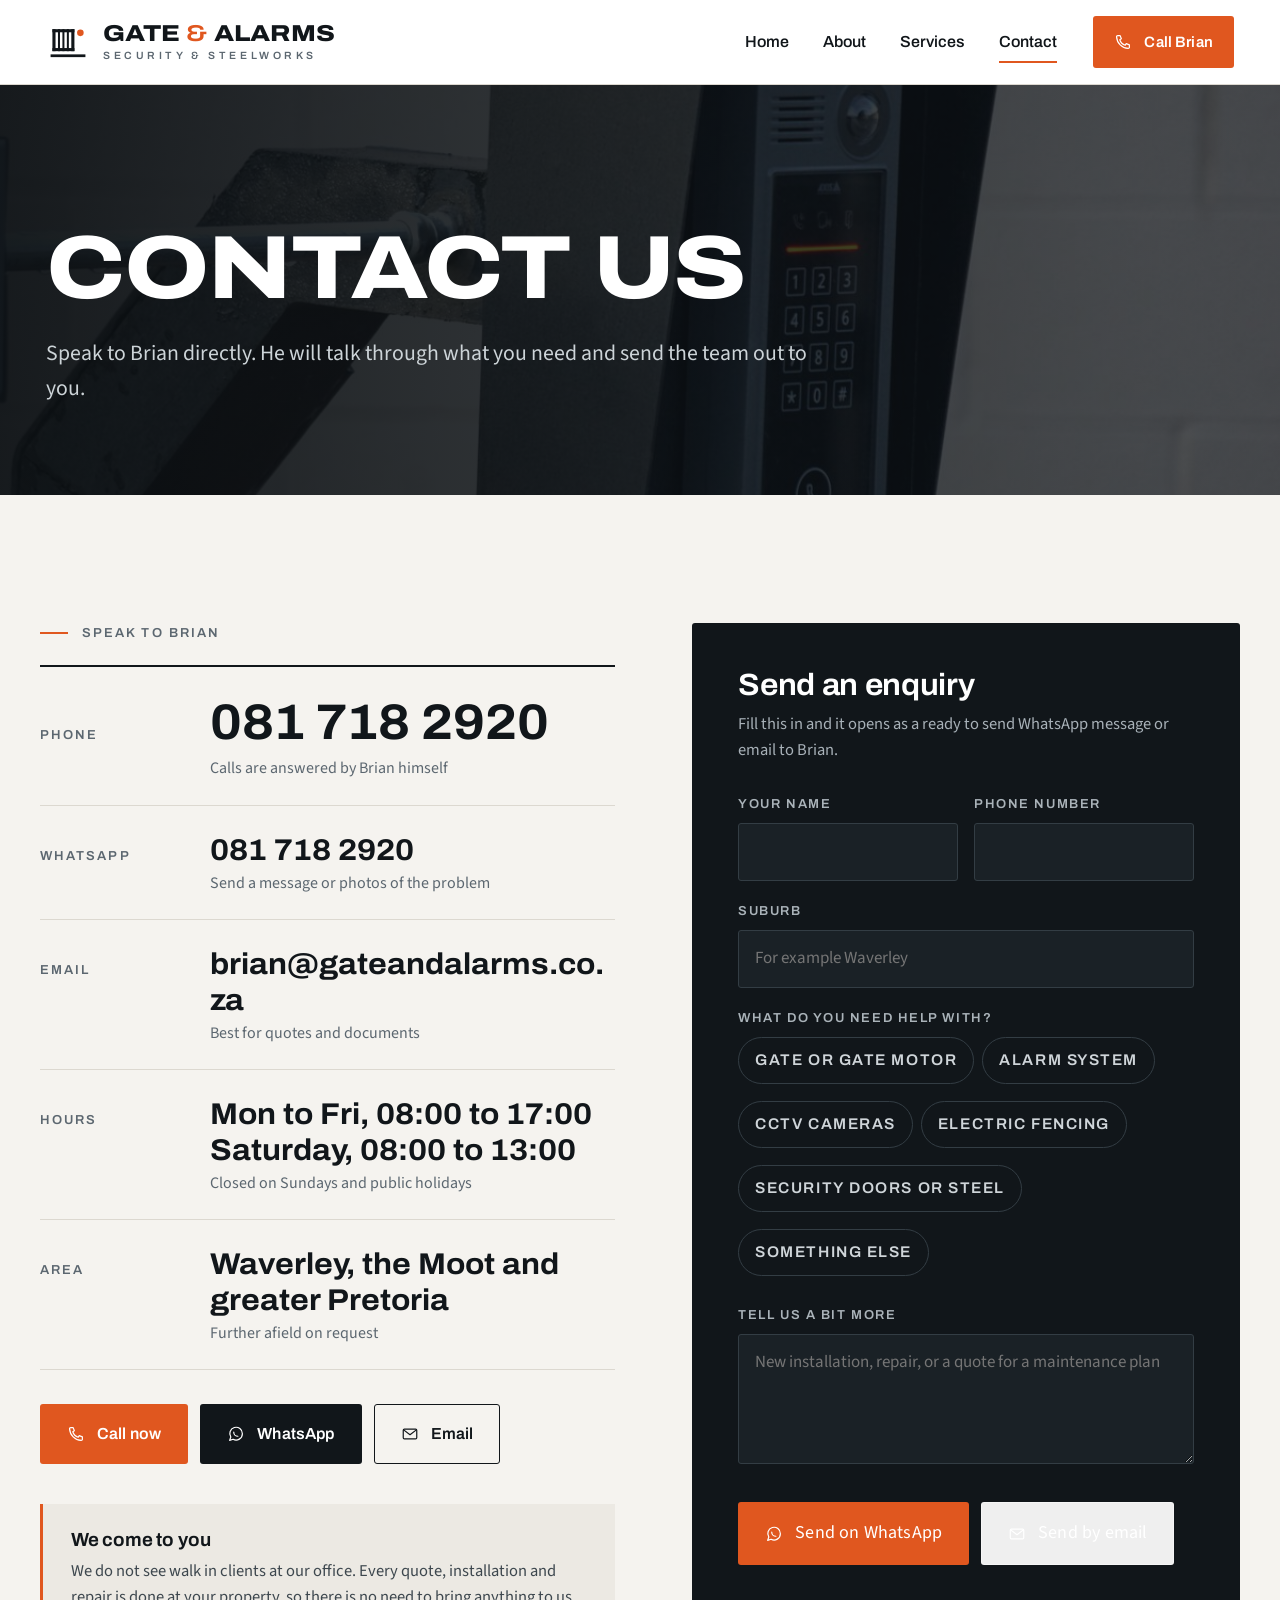
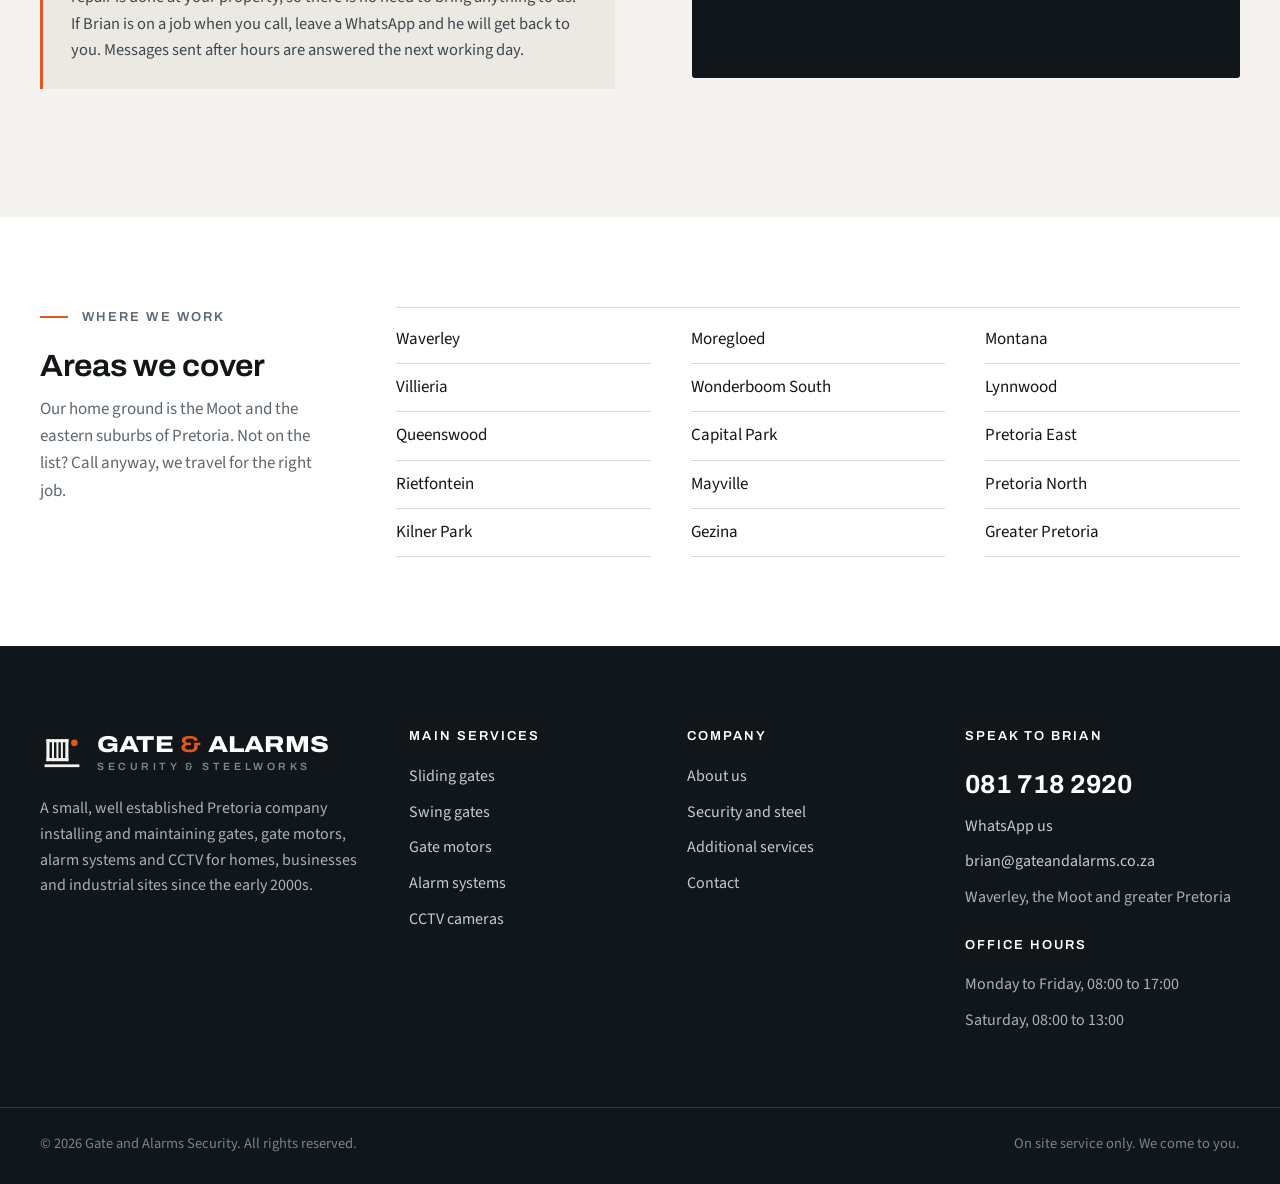
<file: contact.html>
<!doctype html>
<html lang="en-ZA">
<head>
<meta charset="utf-8">
<meta name="viewport" content="width=device-width, initial-scale=1">
<title>Contact | Gate and Alarms Security, Pretoria</title>
<meta name="description" content="Call or WhatsApp Brian on 081 718 2920, or email brian@gateandalarms.co.za. On site service for Waverley, the Moot and greater Pretoria.">
<meta name="theme-color" content="#11161a">
<meta property="og:title" content="Contact | Gate and Alarms Security, Pretoria">
<meta property="og:description" content="Call or WhatsApp Brian on 081 718 2920, or email brian@gateandalarms.co.za. On site service for Waverley, the Moot and greater Pretoria.">
<meta property="og:type" content="website">
<meta property="og:image" content="assets/img/hero-house-night.jpg">
<link rel="icon" href="assets/brand/favicon.svg" type="image/svg+xml">
<link rel="icon" href="assets/brand/favicon-32.png" sizes="32x32" type="image/png">
<link rel="apple-touch-icon" href="assets/brand/apple-touch-icon.png">
<link rel="preconnect" href="https://fonts.googleapis.com">
<link rel="preconnect" href="https://fonts.gstatic.com" crossorigin>
<link href="https://fonts.googleapis.com/css2?family=Archivo:wdth,wght@62..125,400..900&amp;family=Source+Sans+3:wght@400;500;600&amp;display=swap" rel="stylesheet">
<link rel="stylesheet" href="assets/css/site.css?v=5">
<script type="application/ld+json">
{
  "@context": "https://schema.org",
  "@type": "LocalBusiness",
  "name": "Gate and Alarms Security",
  "description": "Gate automation, alarm systems, CCTV and steelwork for homes and businesses in Pretoria.",
  "telephone": "+27817182920",
  "email": "brian@gateandalarms.co.za",
  "url": "https://gateandalarms.co.za/",
  "areaServed": ["Waverley", "Pretoria Moot", "Pretoria"],
  "logo": "https://gateandalarms.co.za/assets/brand/icon-512.png"
}
</script>
</head>
<body data-page="contact.html">
<header class="site-header">
  <div class="wrap">
    <a class="brand" href="index.html" aria-label="Gate and Alarms, home">
      <img src="assets/brand/mark.svg" alt="" width="44" height="44">
      <span class="brand-text">
        <span class="brand-name">Gate <em>&amp;</em> Alarms</span>
        <span class="brand-sub">Security &amp; Steelworks</span>
      </span>
    </a>
    <button class="nav-toggle" type="button" aria-label="Open menu" aria-expanded="false" aria-controls="site-nav"><span></span></button>
    <nav class="nav" id="site-nav" aria-label="Main">
      <div class="nav-links">
          <a href="index.html">Home</a>
          <a href="about.html">About</a>
          <a href="services.html">Services</a>
          <a href="contact.html" aria-current="page">Contact</a>
      </div>
      <a class="btn btn-signal" href="tel:+27817182920"><svg viewBox="0 0 24 24" fill="none" stroke="currentColor" stroke-width="1.6" stroke-linecap="round" stroke-linejoin="round" aria-hidden="true"><path d="M5 3.5h3.2l1.6 4.2-2.1 1.3a11 11 0 0 0 7.3 7.3l1.3-2.1 4.2 1.6V19a1.6 1.6 0 0 1-1.7 1.6A16.6 16.6 0 0 1 3.4 5.2 1.6 1.6 0 0 1 5 3.5z"/></svg>Call Brian</a>
    </nav>
    <div class="nav-scrim"></div>
  </div>
</header>
<main>
  <section class="page-hero">
    <img src="assets/img/intercom.jpg" alt="">
    <div class="wrap">
      <h1>Contact us</h1>
      <p>Speak to Brian directly. He will talk through what you need and send the team out to you.</p>
    </div>
  </section>

  <section class="section">
    <div class="wrap contact-grid">
      <div class="reveal">
        <p class="label">Speak to Brian</p>
        <div class="contact-lines">
          <div class="contact-line primary">
            <span class="k">Phone</span>
            <span class="v"><a href="tel:+27817182920">081 718 2920</a><small>Calls are answered by Brian himself</small></span>
          </div>
          <div class="contact-line">
            <span class="k">WhatsApp</span>
            <span class="v"><a href="https://wa.me/27817182920" target="_blank" rel="noopener">081 718 2920</a><small>Send a message or photos of the problem</small></span>
          </div>
          <div class="contact-line">
            <span class="k">Email</span>
            <span class="v"><a href="mailto:brian@gateandalarms.co.za">brian@gateandalarms.co.za</a><small>Best for quotes and documents</small></span>
          </div>
          <div class="contact-line">
            <span class="k">Hours</span>
            <span class="v">Mon to Fri, 08:00 to 17:00<br>Saturday, 08:00 to 13:00<small>Closed on Sundays and public holidays</small></span>
          </div>
          <div class="contact-line">
            <span class="k">Area</span>
            <span class="v">Waverley, the Moot and greater Pretoria<small>Further afield on request</small></span>
          </div>
        </div>
        <div class="contact-actions">
          <a class="btn btn-signal" href="tel:+27817182920"><svg viewBox="0 0 24 24" fill="none" stroke="currentColor" stroke-width="1.6" stroke-linecap="round" stroke-linejoin="round" aria-hidden="true"><path d="M5 3.5h3.2l1.6 4.2-2.1 1.3a11 11 0 0 0 7.3 7.3l1.3-2.1 4.2 1.6V19a1.6 1.6 0 0 1-1.7 1.6A16.6 16.6 0 0 1 3.4 5.2 1.6 1.6 0 0 1 5 3.5z"/></svg>Call now</a>
          <a class="btn btn-ink" href="https://wa.me/27817182920" target="_blank" rel="noopener"><svg viewBox="0 0 24 24" fill="none" stroke="currentColor" stroke-width="1.6" stroke-linecap="round" stroke-linejoin="round" aria-hidden="true"><path d="M20.5 11.6a8.4 8.4 0 0 1-12.4 7.4L3.5 20.5l1.6-4.4A8.4 8.4 0 1 1 20.5 11.6z"/><path d="M9 9.5c0 3 2.5 5.5 5.5 5.5"/></svg>WhatsApp</a>
          <a class="btn btn-line" href="mailto:brian@gateandalarms.co.za"><svg viewBox="0 0 24 24" fill="none" stroke="currentColor" stroke-width="1.6" stroke-linecap="round" stroke-linejoin="round" aria-hidden="true"><rect x="3" y="5.5" width="18" height="13" rx="1.5"/><path d="m3.5 6.5 8.5 6.5 8.5-6.5"/></svg>Email</a>
        </div>
        <div class="note-box">
          <h3>We come to you</h3>
          <p>We do not see walk in clients at our office. Every quote, installation and repair is done at your property, so there is no need to bring anything to us. If Brian is on a job when you call, leave a WhatsApp and he will get back to you. Messages sent after hours are answered the next working day.</p>
        </div>
      </div>

      <form class="form-card reveal" id="enquiry" novalidate>
        <h2 class="h-md">Send an enquiry</h2>
        <p>Fill this in and it opens as a ready to send WhatsApp message or email to Brian.</p>
        <div class="field-row">
          <div class="field"><label for="f-name">Your name</label><input id="f-name" name="name" autocomplete="name" required></div>
          <div class="field"><label for="f-phone">Phone number</label><input id="f-phone" name="phone" type="tel" autocomplete="tel" required></div>
        </div>
        <div class="field"><label for="f-area">Suburb</label><input id="f-area" name="area" placeholder="For example Waverley"></div>
        <div class="field">
          <label id="svc-label">What do you need help with?</label>
          <div class="chips" role="group" aria-labelledby="svc-label">
            <label class="chip"><input type="checkbox" name="service" value="Gate or gate motor"><span>Gate or gate motor</span></label>
            <label class="chip"><input type="checkbox" name="service" value="Alarm system"><span>Alarm system</span></label>
            <label class="chip"><input type="checkbox" name="service" value="CCTV cameras"><span>CCTV cameras</span></label>
            <label class="chip"><input type="checkbox" name="service" value="Electric fencing"><span>Electric fencing</span></label>
            <label class="chip"><input type="checkbox" name="service" value="Security doors or steel"><span>Security doors or steel</span></label>
            <label class="chip"><input type="checkbox" name="service" value="Other services"><span>Something else</span></label>
          </div>
        </div>
        <div class="field"><label for="f-details">Tell us a bit more</label><textarea id="f-details" name="details" placeholder="New installation, repair, or a quote for a maintenance plan"></textarea></div>
        <div class="form-actions">
          <button class="btn btn-signal" type="submit"><svg viewBox="0 0 24 24" fill="none" stroke="currentColor" stroke-width="1.6" stroke-linecap="round" stroke-linejoin="round" aria-hidden="true"><path d="M20.5 11.6a8.4 8.4 0 0 1-12.4 7.4L3.5 20.5l1.6-4.4A8.4 8.4 0 1 1 20.5 11.6z"/><path d="M9 9.5c0 3 2.5 5.5 5.5 5.5"/></svg>Send on WhatsApp</button>
          <button class="btn btn-ghost" type="button" data-send="email"><svg viewBox="0 0 24 24" fill="none" stroke="currentColor" stroke-width="1.6" stroke-linecap="round" stroke-linejoin="round" aria-hidden="true"><rect x="3" y="5.5" width="18" height="13" rx="1.5"/><path d="m3.5 6.5 8.5 6.5 8.5-6.5"/></svg>Send by email</button>
        </div>
        <p class="form-msg" aria-live="polite"></p>
      </form>
    </div>
  </section>

  <section class="section-tight section-white">
    <div class="wrap areas">
      <div class="reveal">
        <p class="label">Where we work</p>
        <h2 class="h-md">Areas we cover</h2>
        <p style="color:var(--steel);margin-top:14px;font-size:17px">Our home ground is the Moot and the eastern suburbs of Pretoria. Not on the list? Call anyway, we travel for the right job.</p>
      </div>
      <ul class="areas-list reveal">
        <li>Waverley</li>
        <li>Villieria</li>
        <li>Queenswood</li>
        <li>Rietfontein</li>
        <li>Kilner Park</li>
        <li>Moregloed</li>
        <li>Wonderboom South</li>
        <li>Capital Park</li>
        <li>Mayville</li>
        <li>Gezina</li>
        <li>Montana</li>
        <li>Lynnwood</li>
        <li>Pretoria East</li>
        <li>Pretoria North</li>
        <li>Greater Pretoria</li>
      </ul>
    </div>
  </section>
</main>
<footer class="site-footer">
  <div class="wrap">
    <div class="footer-grid">
      <div class="footer-about">
        <a class="brand" href="index.html" aria-label="Gate and Alarms, home">
      <img src="assets/brand/mark-light.svg" alt="" width="44" height="44">
      <span class="brand-text">
        <span class="brand-name">Gate <em>&amp;</em> Alarms</span>
        <span class="brand-sub">Security &amp; Steelworks</span>
      </span>
    </a>
        <p>A small, well established Pretoria company installing and maintaining gates, gate motors, alarm systems and CCTV for homes, businesses and industrial sites since the early 2000s.</p>
      </div>
      <div>
        <h4>Main services</h4>
        <ul>
          <li><a href="services.html#sliding-gates">Sliding gates</a></li>
          <li><a href="services.html#swing-gates">Swing gates</a></li>
          <li><a href="services.html#gate-motors">Gate motors</a></li>
          <li><a href="services.html#alarm-systems">Alarm systems</a></li>
          <li><a href="services.html#cctv">CCTV cameras</a></li>
        </ul>
      </div>
      <div>
        <h4>Company</h4>
        <ul>
          <li><a href="about.html">About us</a></li>
          <li><a href="services.html#security">Security and steel</a></li>
          <li><a href="services.html#additional">Additional services</a></li>
          <li><a href="contact.html">Contact</a></li>
        </ul>
      </div>
      <div>
        <h4>Speak to Brian</h4>
        <a class="footer-phone" href="tel:+27817182920">081 718 2920</a>
        <ul>
          <li><a href="https://wa.me/27817182920" target="_blank" rel="noopener">WhatsApp us</a></li>
          <li><a href="mailto:brian@gateandalarms.co.za">brian@gateandalarms.co.za</a></li>
          <li>Waverley, the Moot and greater Pretoria</li>
        </ul>
        <h4 style="margin-top:28px">Office hours</h4>
        <ul>
          <li>Monday to Friday, 08:00 to 17:00</li>
          <li>Saturday, 08:00 to 13:00</li>
        </ul>
      </div>
    </div>
  </div>
  <div class="footer-base">
    <div class="wrap">
      <span>&copy; <span data-year>2026</span> Gate and Alarms Security. All rights reserved.</span>
      <span>On site service only. We come to you.</span>
    </div>
  </div>
</footer>
<div class="float-call">
  <a class="btn btn-signal" href="tel:+27817182920"><svg viewBox="0 0 24 24" fill="none" stroke="currentColor" stroke-width="1.6" stroke-linecap="round" stroke-linejoin="round" aria-hidden="true"><path d="M5 3.5h3.2l1.6 4.2-2.1 1.3a11 11 0 0 0 7.3 7.3l1.3-2.1 4.2 1.6V19a1.6 1.6 0 0 1-1.7 1.6A16.6 16.6 0 0 1 3.4 5.2 1.6 1.6 0 0 1 5 3.5z"/></svg>Call</a>
  <a class="btn btn-ink" href="https://wa.me/27817182920" target="_blank" rel="noopener"><svg viewBox="0 0 24 24" fill="none" stroke="currentColor" stroke-width="1.6" stroke-linecap="round" stroke-linejoin="round" aria-hidden="true"><path d="M20.5 11.6a8.4 8.4 0 0 1-12.4 7.4L3.5 20.5l1.6-4.4A8.4 8.4 0 1 1 20.5 11.6z"/><path d="M9 9.5c0 3 2.5 5.5 5.5 5.5"/></svg>WhatsApp</a>
</div>
<script src="assets/js/site.js?v=5"></script>
</body>
</html>
</file>
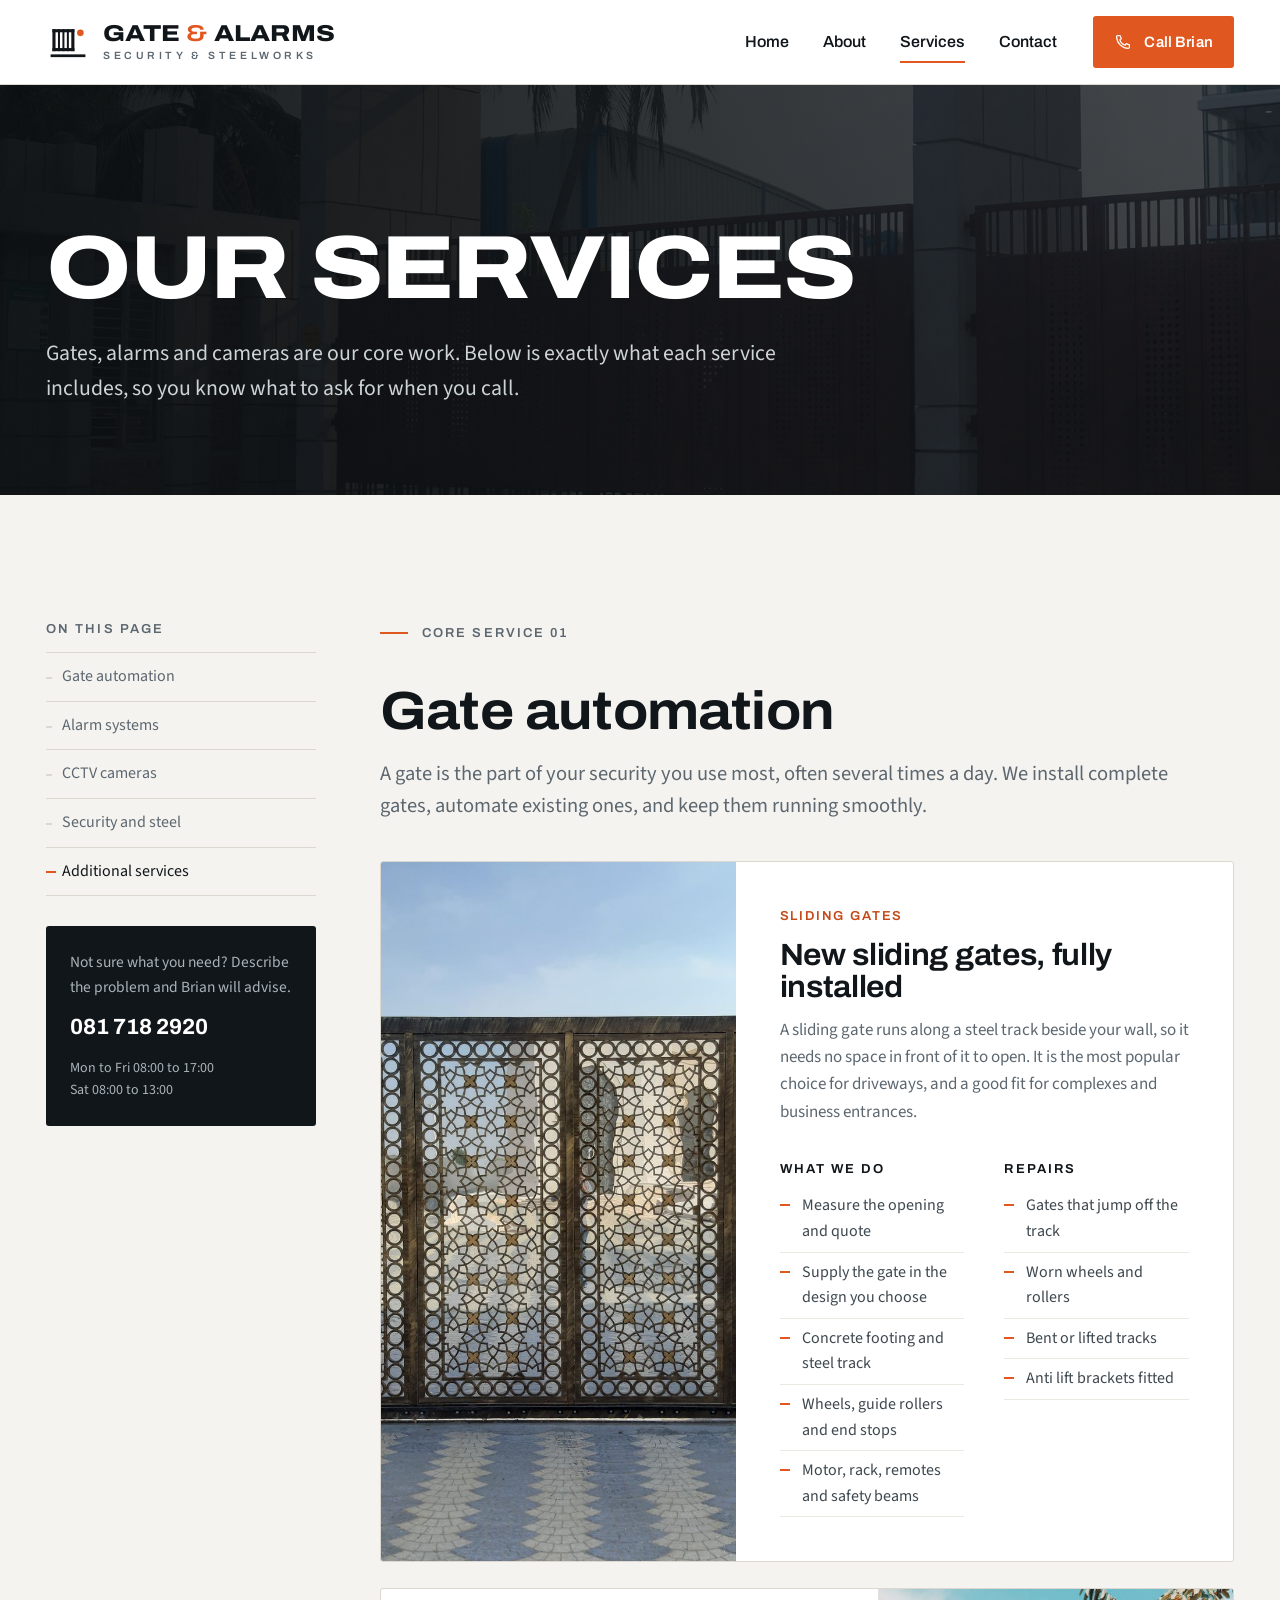
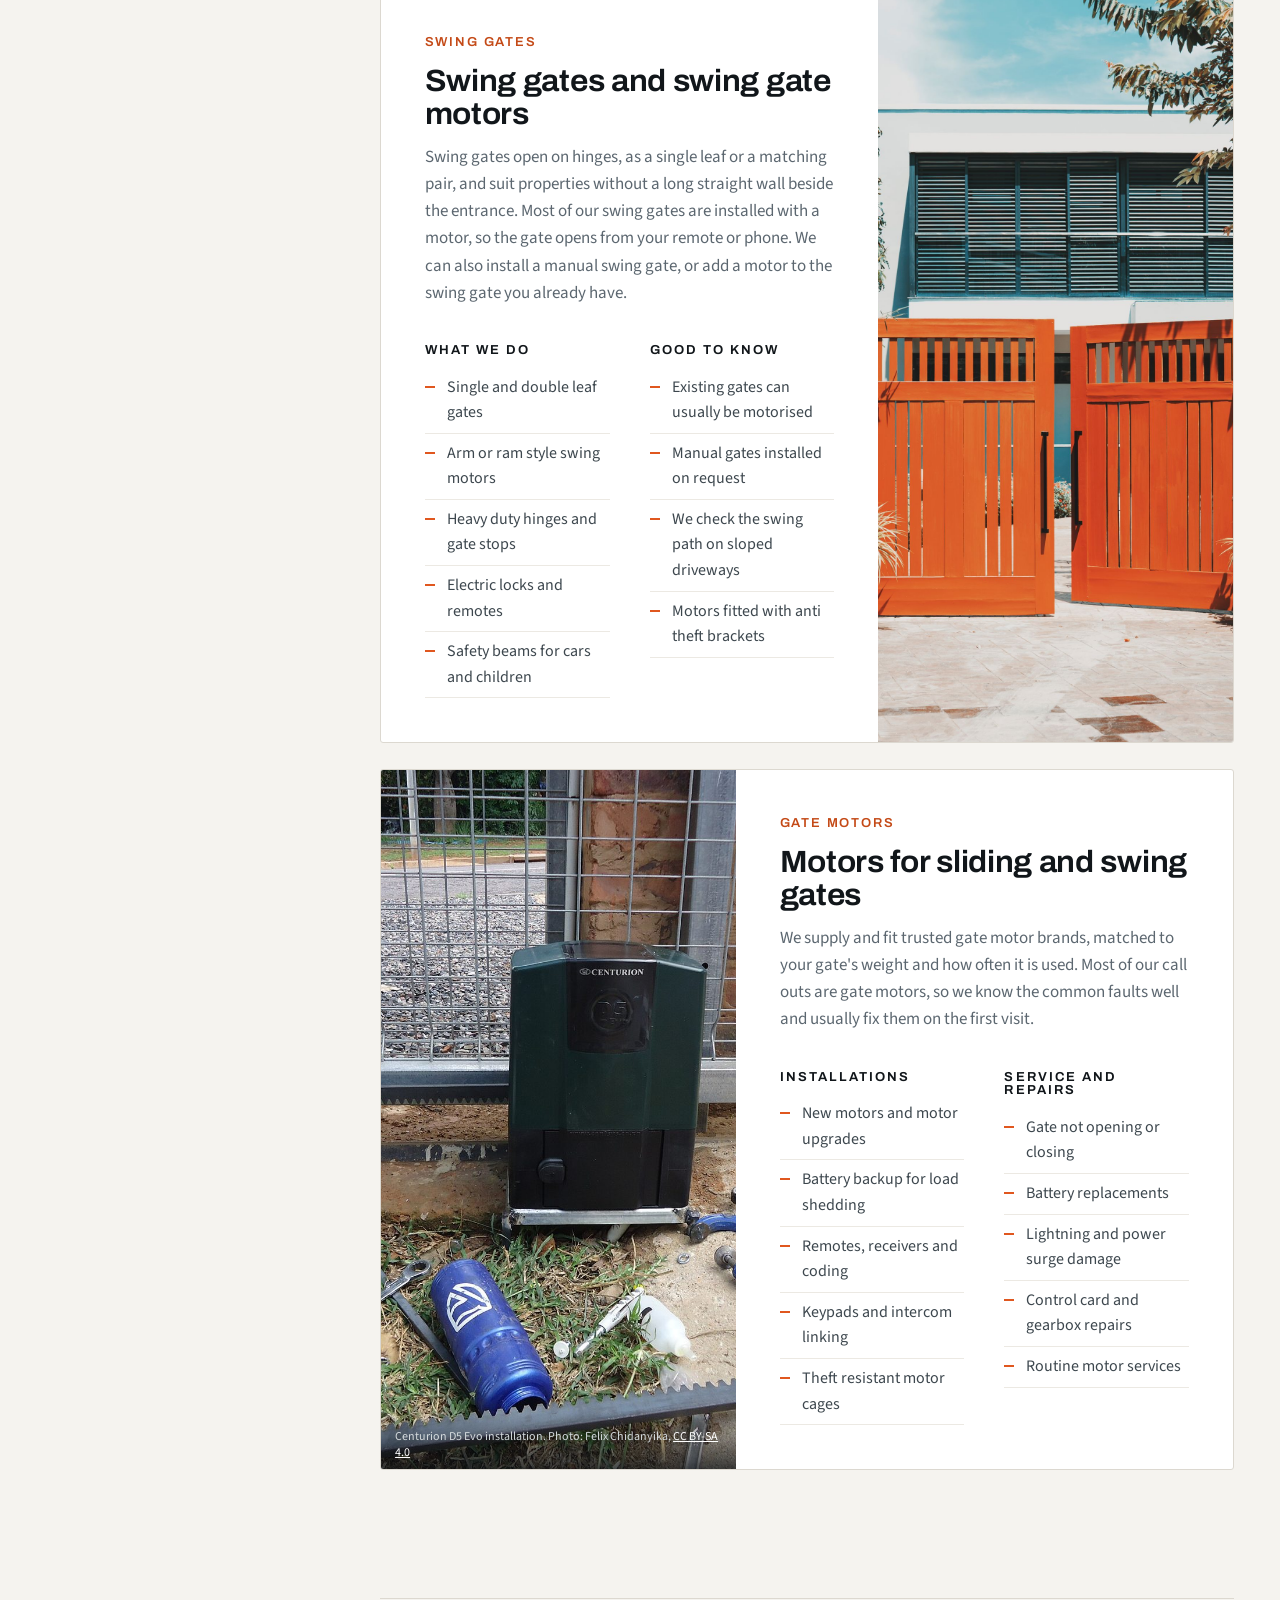
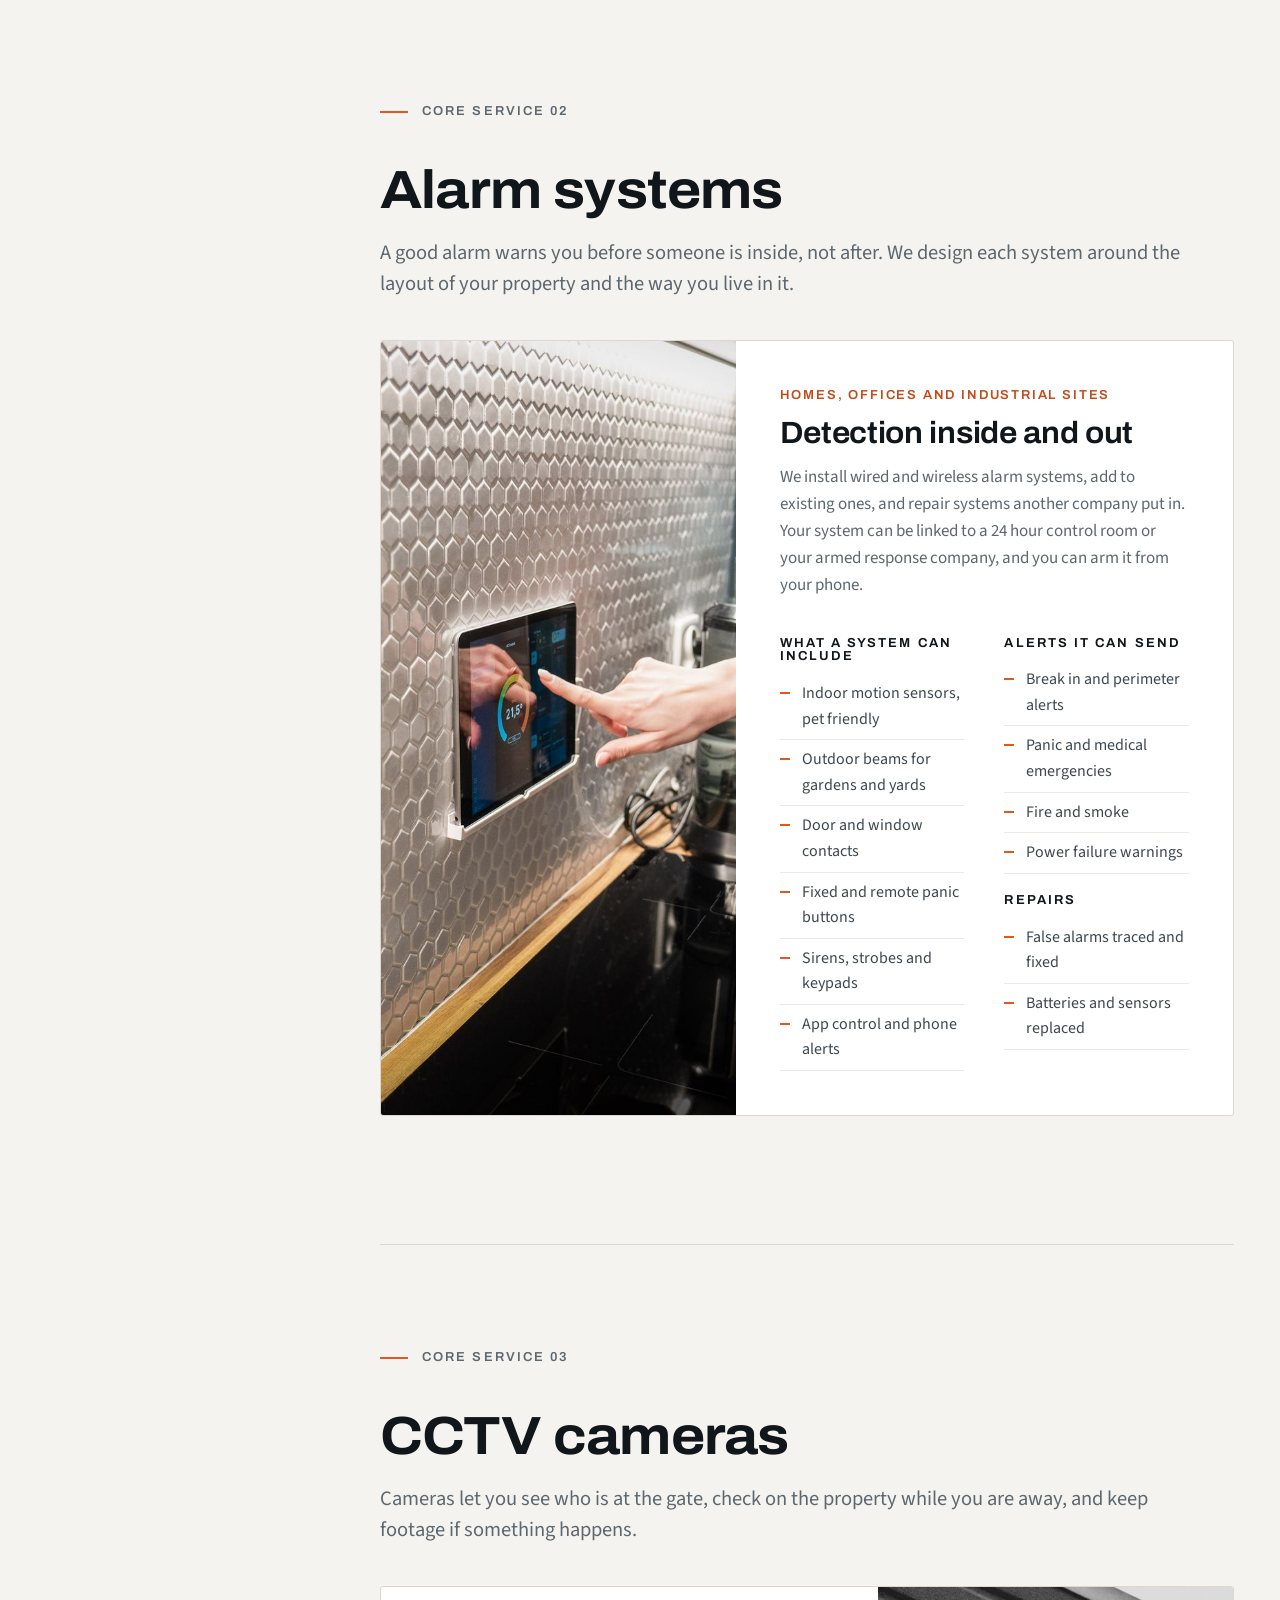
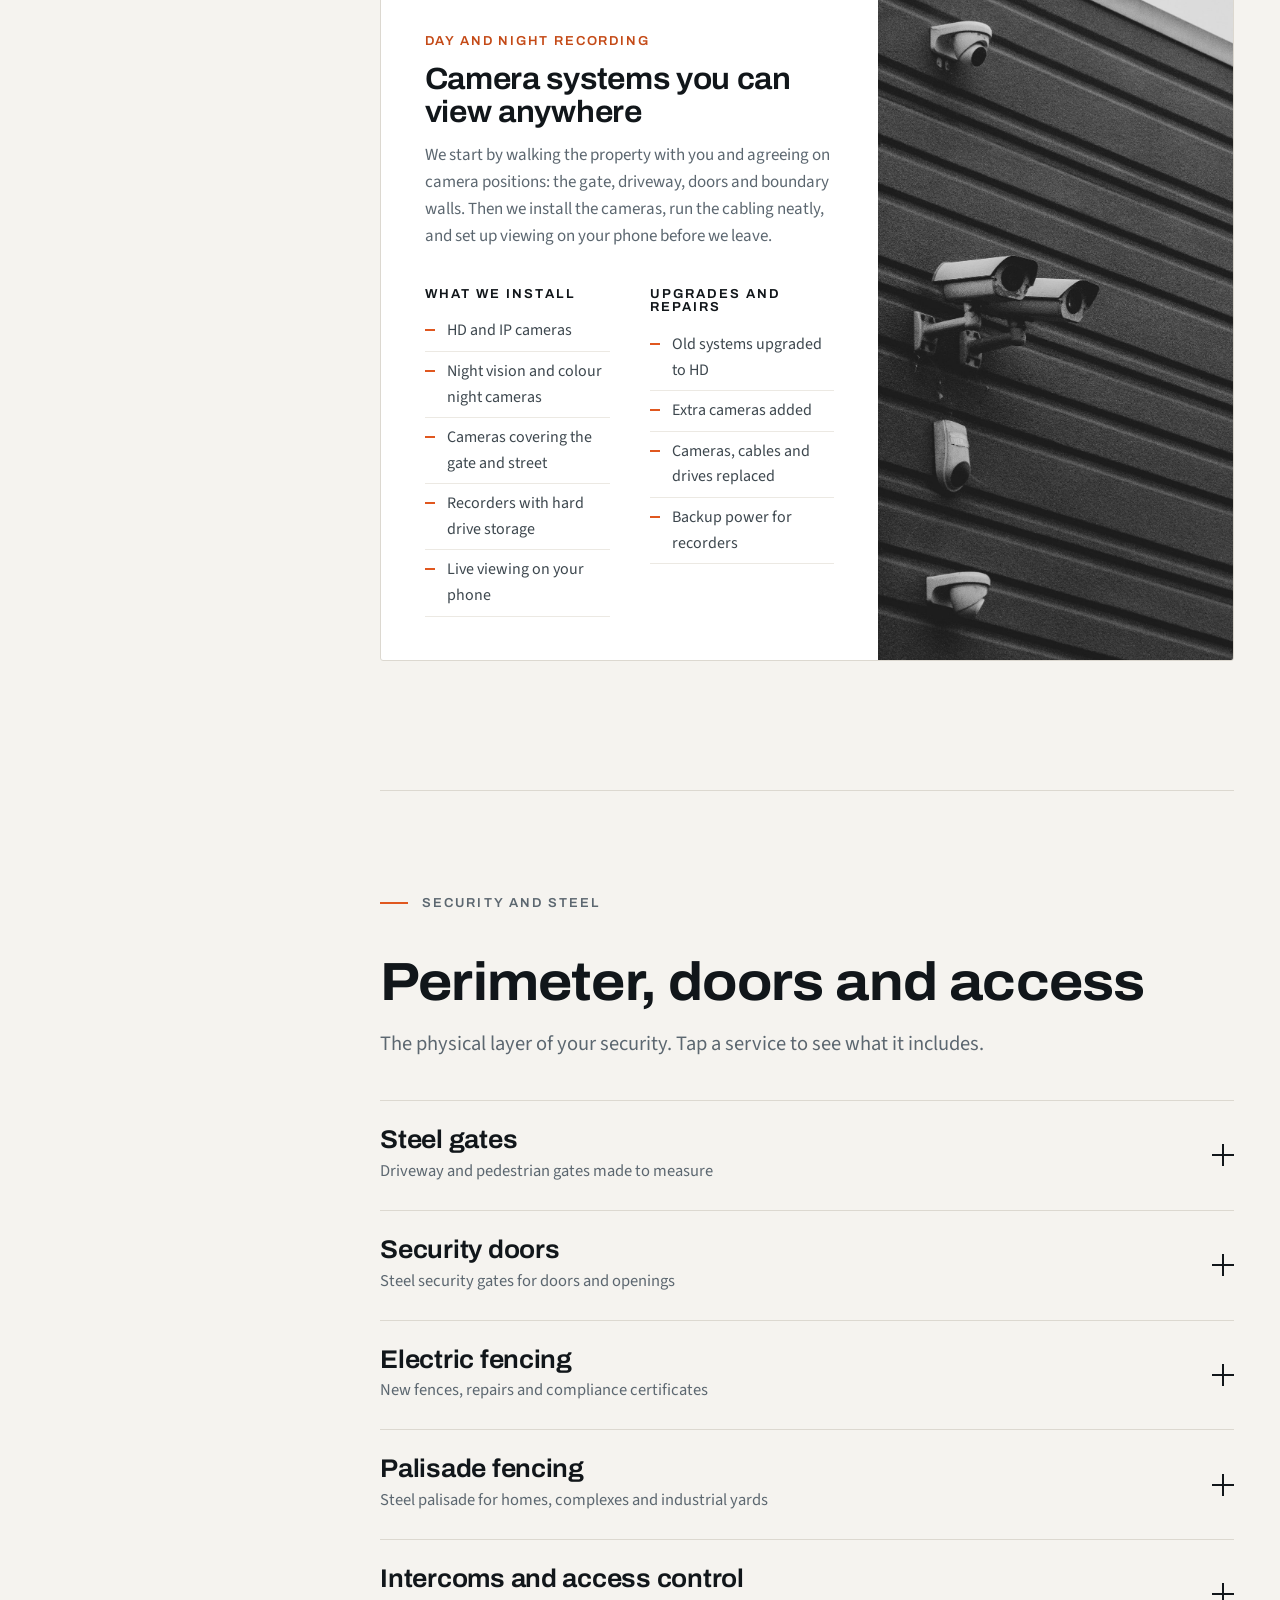
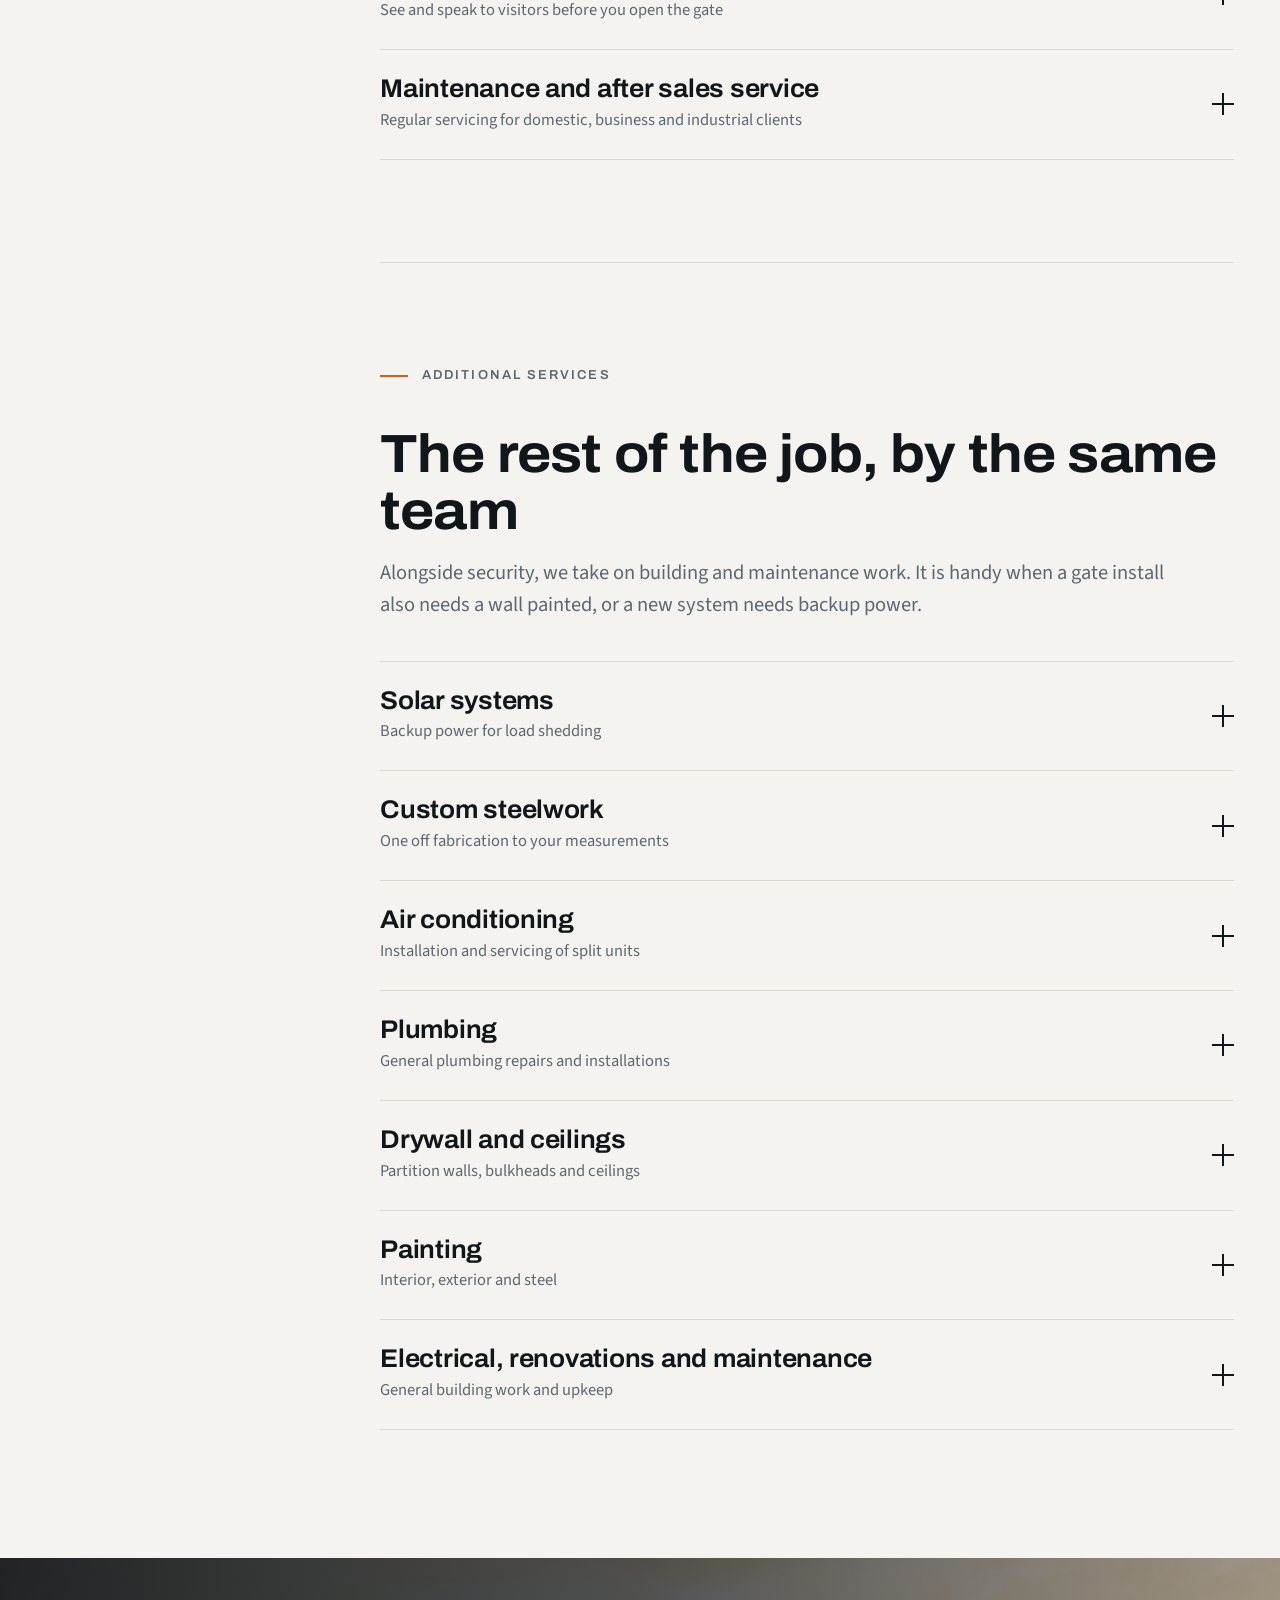
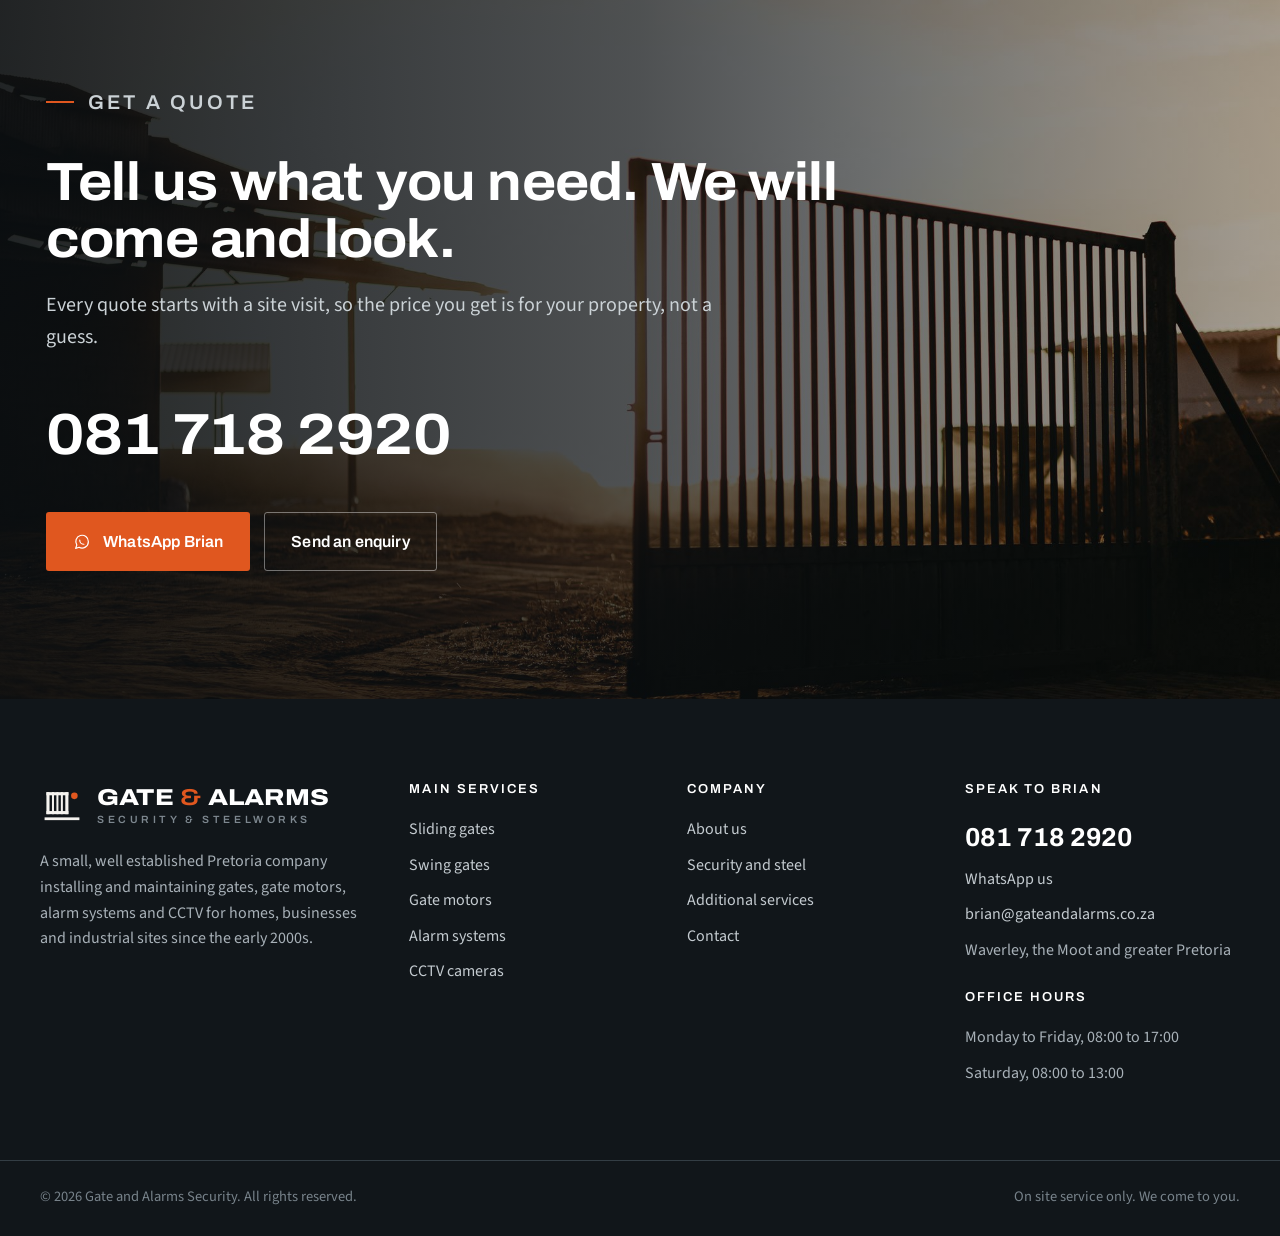
<file: services.html>
<!doctype html>
<html lang="en-ZA">
<head>
<meta charset="utf-8">
<meta name="viewport" content="width=device-width, initial-scale=1">
<title>Services | Gate and Alarms Security, Pretoria</title>
<meta name="description" content="Sliding gates, swing gates, gate motors, alarm systems and CCTV, plus steel gates, security doors, electric and palisade fencing, and additional building services in Pretoria.">
<meta name="theme-color" content="#11161a">
<meta property="og:title" content="Services | Gate and Alarms Security, Pretoria">
<meta property="og:description" content="Sliding gates, swing gates, gate motors, alarm systems and CCTV, plus steel gates, security doors, electric and palisade fencing, and additional building services in Pretoria.">
<meta property="og:type" content="website">
<meta property="og:image" content="assets/img/hero-house-night.jpg">
<link rel="icon" href="assets/brand/favicon.svg" type="image/svg+xml">
<link rel="icon" href="assets/brand/favicon-32.png" sizes="32x32" type="image/png">
<link rel="apple-touch-icon" href="assets/brand/apple-touch-icon.png">
<link rel="preconnect" href="https://fonts.googleapis.com">
<link rel="preconnect" href="https://fonts.gstatic.com" crossorigin>
<link href="https://fonts.googleapis.com/css2?family=Archivo:wdth,wght@62..125,400..900&amp;family=Source+Sans+3:wght@400;500;600&amp;display=swap" rel="stylesheet">
<link rel="stylesheet" href="assets/css/site.css?v=5">
<script type="application/ld+json">
{
  "@context": "https://schema.org",
  "@type": "LocalBusiness",
  "name": "Gate and Alarms Security",
  "description": "Gate automation, alarm systems, CCTV and steelwork for homes and businesses in Pretoria.",
  "telephone": "+27817182920",
  "email": "brian@gateandalarms.co.za",
  "url": "https://gateandalarms.co.za/",
  "areaServed": ["Waverley", "Pretoria Moot", "Pretoria"],
  "logo": "https://gateandalarms.co.za/assets/brand/icon-512.png"
}
</script>
</head>
<body data-page="services.html">
<header class="site-header">
  <div class="wrap">
    <a class="brand" href="index.html" aria-label="Gate and Alarms, home">
      <img src="assets/brand/mark.svg" alt="" width="44" height="44">
      <span class="brand-text">
        <span class="brand-name">Gate <em>&amp;</em> Alarms</span>
        <span class="brand-sub">Security &amp; Steelworks</span>
      </span>
    </a>
    <button class="nav-toggle" type="button" aria-label="Open menu" aria-expanded="false" aria-controls="site-nav"><span></span></button>
    <nav class="nav" id="site-nav" aria-label="Main">
      <div class="nav-links">
          <a href="index.html">Home</a>
          <a href="about.html">About</a>
          <a href="services.html" aria-current="page">Services</a>
          <a href="contact.html">Contact</a>
      </div>
      <a class="btn btn-signal" href="tel:+27817182920"><svg viewBox="0 0 24 24" fill="none" stroke="currentColor" stroke-width="1.6" stroke-linecap="round" stroke-linejoin="round" aria-hidden="true"><path d="M5 3.5h3.2l1.6 4.2-2.1 1.3a11 11 0 0 0 7.3 7.3l1.3-2.1 4.2 1.6V19a1.6 1.6 0 0 1-1.7 1.6A16.6 16.6 0 0 1 3.4 5.2 1.6 1.6 0 0 1 5 3.5z"/></svg>Call Brian</a>
    </nav>
    <div class="nav-scrim"></div>
  </div>
</header>
<main>
  <section class="page-hero">
    <img src="assets/img/steel-sliding-gate.jpg" alt="">
    <div class="wrap">
      <h1>Our services</h1>
      <p>Gates, alarms and cameras are our core work. Below is exactly what each service includes, so you know what to ask for when you call.</p>
    </div>
  </section>

  <section class="section">
    <div class="wrap wide svc-layout">
      <aside class="svc-index" aria-label="Services on this page">
        <h2>On this page</h2>
        <ol>
          <li><a href="#gates">Gate automation</a></li>
          <li><a href="#alarm-systems">Alarm systems</a></li>
          <li><a href="#cctv">CCTV cameras</a></li>
          <li><a href="#security">Security and steel</a></li>
          <li><a href="#additional">Additional services</a></li>
        </ol>
        <div class="side-call">
          <p>Not sure what you need? Describe the problem and Brian will advise.</p>
          <a href="tel:+27817182920">081 718 2920</a>
          <p style="margin:12px 0 0;font-size:14px">Mon to Fri 08:00 to 17:00<br>Sat 08:00 to 13:00</p>
        </div>
      </aside>

      <div>
        <!-- Gate automation -->
        <div class="svc-group" id="gates">
          <div class="svc-group-head reveal">
            <p class="label">Core service 01</p>
            <h2 class="h-lg">Gate automation</h2>
            <p class="lead">A gate is the part of your security you use most, often several times a day. We install complete gates, automate existing ones, and keep them running smoothly.</p>
          </div>

          <article class="svc-feature reveal" id="sliding-gates">
            <figure><img src="assets/img/sliding-gate.jpg" alt="A laser cut steel sliding gate across a paved driveway" loading="lazy"></figure>
            <div class="body">
              <span class="tag">Sliding gates</span>
              <h3 class="h-md">New sliding gates, fully installed</h3>
              <p>A sliding gate runs along a steel track beside your wall, so it needs no space in front of it to open. It is the most popular choice for driveways, and a good fit for complexes and business entrances.</p>
              <div class="svc-cols">
                <div>
                  <h4>What we do</h4>
                  <ul>
                    <li>Measure the opening and quote</li>
                    <li>Supply the gate in the design you choose</li>
                    <li>Concrete footing and steel track</li>
                    <li>Wheels, guide rollers and end stops</li>
                    <li>Motor, rack, remotes and safety beams</li>
                  </ul>
                </div>
                <div>
                  <h4>Repairs</h4>
                  <ul>
                    <li>Gates that jump off the track</li>
                    <li>Worn wheels and rollers</li>
                    <li>Bent or lifted tracks</li>
                    <li>Anti lift brackets fitted</li>
                  </ul>
                </div>
              </div>
            </div>
          </article>

          <article class="svc-feature reverse reveal" id="swing-gates">
            <figure><img src="assets/img/swing-gate-modern.jpg" alt="A modern double swing gate in front of a contemporary home" loading="lazy"></figure>
            <div class="body">
              <span class="tag">Swing gates</span>
              <h3 class="h-md">Swing gates and swing gate motors</h3>
              <p>Swing gates open on hinges, as a single leaf or a matching pair, and suit properties without a long straight wall beside the entrance. Most of our swing gates are installed with a motor, so the gate opens from your remote or phone. We can also install a manual swing gate, or add a motor to the swing gate you already have.</p>
              <div class="svc-cols">
                <div>
                  <h4>What we do</h4>
                  <ul>
                    <li>Single and double leaf gates</li>
                    <li>Arm or ram style swing motors</li>
                    <li>Heavy duty hinges and gate stops</li>
                    <li>Electric locks and remotes</li>
                    <li>Safety beams for cars and children</li>
                  </ul>
                </div>
                <div>
                  <h4>Good to know</h4>
                  <ul>
                    <li>Existing gates can usually be motorised</li>
                    <li>Manual gates installed on request</li>
                    <li>We check the swing path on sloped driveways</li>
                    <li>Motors fitted with anti theft brackets</li>
                  </ul>
                </div>
              </div>
            </div>
          </article>

          <article class="svc-feature reveal" id="gate-motors">
            <figure class="credited"><img src="assets/img/centurion-d5-evo.jpg" alt="A Centurion D5 Evo sliding gate motor being installed on a gate track in Pretoria" loading="lazy"><figcaption>Centurion D5 Evo installation. Photo: Felix Chidanyika, <a href="https://creativecommons.org/licenses/by-sa/4.0/" target="_blank" rel="noopener">CC BY-SA 4.0</a></figcaption></figure>
            <div class="body">
              <span class="tag">Gate motors</span>
              <h3 class="h-md">Motors for sliding and swing gates</h3>
              <p>We supply and fit trusted gate motor brands, matched to your gate's weight and how often it is used. Most of our call outs are gate motors, so we know the common faults well and usually fix them on the first visit.</p>
              <div class="svc-cols">
                <div>
                  <h4>Installations</h4>
                  <ul>
                    <li>New motors and motor upgrades</li>
                    <li>Battery backup for load shedding</li>
                    <li>Remotes, receivers and coding</li>
                    <li>Keypads and intercom linking</li>
                    <li>Theft resistant motor cages</li>
                  </ul>
                </div>
                <div>
                  <h4>Service and repairs</h4>
                  <ul>
                    <li>Gate not opening or closing</li>
                    <li>Battery replacements</li>
                    <li>Lightning and power surge damage</li>
                    <li>Control card and gearbox repairs</li>
                    <li>Routine motor services</li>
                  </ul>
                </div>
              </div>
            </div>
          </article>
        </div>

        <!-- Alarm systems -->
        <div class="svc-group" id="alarm-systems">
          <div class="svc-group-head reveal">
            <p class="label">Core service 02</p>
            <h2 class="h-lg">Alarm systems</h2>
            <p class="lead">A good alarm warns you before someone is inside, not after. We design each system around the layout of your property and the way you live in it.</p>
          </div>
          <article class="svc-feature reveal">
            <figure><img src="assets/img/alarm-panel.jpg" alt="A wall mounted touchscreen panel for a home security system" loading="lazy"></figure>
            <div class="body">
              <span class="tag">Homes, offices and industrial sites</span>
              <h3 class="h-md">Detection inside and out</h3>
              <p>We install wired and wireless alarm systems, add to existing ones, and repair systems another company put in. Your system can be linked to a 24 hour control room or your armed response company, and you can arm it from your phone.</p>
              <div class="svc-cols">
                <div>
                  <h4>What a system can include</h4>
                  <ul>
                    <li>Indoor motion sensors, pet friendly</li>
                    <li>Outdoor beams for gardens and yards</li>
                    <li>Door and window contacts</li>
                    <li>Fixed and remote panic buttons</li>
                    <li>Sirens, strobes and keypads</li>
                    <li>App control and phone alerts</li>
                  </ul>
                </div>
                <div>
                  <h4>Alerts it can send</h4>
                  <ul>
                    <li>Break in and perimeter alerts</li>
                    <li>Panic and medical emergencies</li>
                    <li>Fire and smoke</li>
                    <li>Power failure warnings</li>
                  </ul>
                  <h4>Repairs</h4>
                  <ul>
                    <li>False alarms traced and fixed</li>
                    <li>Batteries and sensors replaced</li>
                  </ul>
                </div>
              </div>
            </div>
          </article>
        </div>

        <!-- CCTV -->
        <div class="svc-group" id="cctv">
          <div class="svc-group-head reveal">
            <p class="label">Core service 03</p>
            <h2 class="h-lg">CCTV cameras</h2>
            <p class="lead">Cameras let you see who is at the gate, check on the property while you are away, and keep footage if something happens.</p>
          </div>
          <article class="svc-feature reverse reveal">
            <figure><img src="assets/img/cctv-dark.jpg" alt="Several security cameras on a dark building wall" loading="lazy"></figure>
            <div class="body">
              <span class="tag">Day and night recording</span>
              <h3 class="h-md">Camera systems you can view anywhere</h3>
              <p>We start by walking the property with you and agreeing on camera positions: the gate, driveway, doors and boundary walls. Then we install the cameras, run the cabling neatly, and set up viewing on your phone before we leave.</p>
              <div class="svc-cols">
                <div>
                  <h4>What we install</h4>
                  <ul>
                    <li>HD and IP cameras</li>
                    <li>Night vision and colour night cameras</li>
                    <li>Cameras covering the gate and street</li>
                    <li>Recorders with hard drive storage</li>
                    <li>Live viewing on your phone</li>
                  </ul>
                </div>
                <div>
                  <h4>Upgrades and repairs</h4>
                  <ul>
                    <li>Old systems upgraded to HD</li>
                    <li>Extra cameras added</li>
                    <li>Cameras, cables and drives replaced</li>
                    <li>Backup power for recorders</li>
                  </ul>
                </div>
              </div>
            </div>
          </article>
        </div>

        <!-- Security and steel -->
        <div class="svc-group" id="security">
          <div class="svc-group-head reveal">
            <p class="label">Security and steel</p>
            <h2 class="h-lg">Perimeter, doors and access</h2>
            <p class="lead">The physical layer of your security. Tap a service to see what it includes.</p>
          </div>
          <div class="acc reveal">
            <details class="acc-item" id="steel-gates">
              <summary><div><h3>Steel gates</h3><span class="sub">Driveway and pedestrian gates made to measure</span></div><span class="plus"></span></summary>
              <div class="acc-body">
                <div>
                  <p>We make and fit steel gates to suit your entrance, whether you want a new driveway gate, a matching pedestrian gate, or a gate that matches existing palisade or walls. Gates are built ready for a motor, so you can automate now or later.</p>
                </div>
                <div class="svc-cols"><div><h4>Includes</h4><ul><li>Measuring and design options</li><li>Sliding and swing styles</li><li>Primed and painted finish</li><li>Locks, hinges and fittings</li></ul></div></div>
              </div>
            </details>
            <details class="acc-item" id="security-doors">
              <summary><div><h3>Security doors</h3><span class="sub">Steel security gates for doors and openings</span></div><span class="plus"></span></summary>
              <div class="acc-body has-img">
                <div>
                  <img src="assets/img/security-door.jpg" alt="A steel security gate fitted over a doorway" loading="lazy">
                  <p>A steel security gate behind your front, kitchen or patio door lets you keep the door open for air while the house stays locked. We measure, supply and fit them to your openings.</p>
                </div>
                <div class="svc-cols"><div><h4>Includes</h4><ul><li>Hinged security gates for doors</li><li>Gates for sliding patio doors</li><li>Burglar bars for windows</li><li>Quality locks and keys</li><li>Repairs to existing gates</li></ul></div></div>
              </div>
            </details>
            <details class="acc-item" id="electric-fencing">
              <summary><div><h3>Electric fencing</h3><span class="sub">New fences, repairs and compliance certificates</span></div><span class="plus"></span></summary>
              <div class="acc-body">
                <div>
                  <p>An electric fence on top of your wall is a strong first line of defence. We install complete systems, repair damaged fences, and issue electric fence compliance certificates, which you need when you sell a property or change the fence.</p>
                </div>
                <div class="svc-cols"><div><h4>Includes</h4><ul><li>Wall top brackets and strands</li><li>Energisers and battery backup</li><li>Linking to your alarm system</li><li>Warning signs and earthing</li><li>Fault finding and broken wires</li><li>Electric fence certificates</li></ul></div></div>
              </div>
            </details>
            <details class="acc-item" id="palisade-fencing">
              <summary><div><h3>Palisade fencing</h3><span class="sub">Steel palisade for homes, complexes and industrial yards</span></div><span class="plus"></span></summary>
              <div class="acc-body">
                <div>
                  <p>Palisade fencing secures a boundary while keeping it open to view. We supply and install it in the height you need, with matching gates, and repair sections that have been damaged.</p>
                </div>
                <div class="svc-cols"><div><h4>Includes</h4><ul><li>New palisade boundaries</li><li>Matching sliding and swing gates</li><li>Repairs and replacement panels</li><li>Repainting and rust treatment</li></ul></div></div>
              </div>
            </details>
            <details class="acc-item" id="access-control">
              <summary><div><h3>Intercoms and access control</h3><span class="sub">See and speak to visitors before you open the gate</span></div><span class="plus"></span></summary>
              <div class="acc-body has-img">
                <div>
                  <img src="assets/img/intercom.jpg" alt="A gate intercom with a keypad on a steel post" loading="lazy">
                  <p>We install intercoms at the gate that ring through to the house or to your phone, and access systems for homes, complexes and businesses, so the right people get in without handing out remotes.</p>
                </div>
                <div class="svc-cols"><div><h4>Includes</h4><ul><li>Audio and video intercoms</li><li>Intercoms that call your phone</li><li>Keypads and code entry</li><li>Tag and card readers</li><li>Linking to the gate motor</li></ul></div></div>
              </div>
            </details>
            <details class="acc-item" id="maintenance">
              <summary><div><h3>Maintenance and after sales service</h3><span class="sub">Regular servicing for domestic, business and industrial clients</span></div><span class="plus"></span></summary>
              <div class="acc-body">
                <div>
                  <p>After sales service is the centre of how we work. We can service your gate, motor, alarm, cameras and electric fence on a regular schedule, so small problems are fixed before they turn into a call out.</p>
                </div>
                <div class="svc-cols"><div><h4>Includes</h4><ul><li>Maintenance contracts</li><li>Gate and motor services</li><li>Battery checks and replacements</li><li>Alarm and camera health checks</li><li>Priority help for contract clients</li></ul></div></div>
              </div>
            </details>
          </div>
        </div>

        <!-- Additional -->
        <div class="svc-group" id="additional">
          <div class="svc-group-head reveal">
            <p class="label">Additional services</p>
            <h2 class="h-lg">The rest of the job, by the same team</h2>
            <p class="lead">Alongside security, we take on building and maintenance work. It is handy when a gate install also needs a wall painted, or a new system needs backup power.</p>
          </div>
          <div class="acc reveal">
            <details class="acc-item" id="solar">
              <summary><div><h3>Solar systems</h3><span class="sub">Backup power for load shedding</span></div><span class="plus"></span></summary>
              <div class="acc-body has-img">
                <div>
                  <img src="assets/img/solar.jpg" alt="Solar panels on a tiled roof" loading="lazy">
                  <p>Inverter, battery and solar panel systems that keep your home running during load shedding, including the gate motor, alarm and cameras.</p>
                </div>
                <div class="svc-cols"><div><h4>Includes</h4><ul><li>Inverters and lithium batteries</li><li>Roof mounted solar panels</li><li>Backup for gates and security</li><li>Upgrades to existing systems</li></ul></div></div>
              </div>
            </details>
            <details class="acc-item" id="custom-steelwork">
              <summary><div><h3>Custom steelwork</h3><span class="sub">One off fabrication to your measurements</span></div><span class="plus"></span></summary>
              <div class="acc-body has-img">
                <div>
                  <img src="assets/img/welding-bars.jpg" alt="A welder joining steel bars with sparks flying" loading="lazy">
                  <p>If it is made of steel, we can usually make it. We fabricate and install custom pieces for homes and businesses.</p>
                </div>
                <div class="svc-cols"><div><h4>Examples</h4><ul><li>Carports and shade frames</li><li>Balustrades and handrails</li><li>Gate and fence alterations</li><li>Brackets, frames and cages</li><li>Welding repairs on site</li></ul></div></div>
              </div>
            </details>
            <details class="acc-item" id="air-conditioning">
              <summary><div><h3>Air conditioning</h3><span class="sub">Installation and servicing of split units</span></div><span class="plus"></span></summary>
              <div class="acc-body">
                <div><p>We supply and install wall mounted split air conditioners for homes and offices, and service existing units so they keep cooling efficiently.</p></div>
                <div class="svc-cols"><div><h4>Includes</h4><ul><li>New unit supply and installation</li><li>Servicing and cleaning</li><li>Relocating existing units</li></ul></div></div>
              </div>
            </details>
            <details class="acc-item" id="plumbing">
              <summary><div><h3>Plumbing</h3><span class="sub">General plumbing repairs and installations</span></div><span class="plus"></span></summary>
              <div class="acc-body">
                <div><p>Leaks, blocked drains, taps and pipe work around the home or office, handled by the same team you already trust on site.</p></div>
                <div class="svc-cols"><div><h4>Includes</h4><ul><li>Leak repairs</li><li>Taps, toilets and fittings</li><li>Pipe replacements</li><li>General maintenance</li></ul></div></div>
              </div>
            </details>
            <details class="acc-item" id="drywall">
              <summary><div><h3>Drywall and ceilings</h3><span class="sub">Partition walls, bulkheads and ceilings</span></div><span class="plus"></span></summary>
              <div class="acc-body">
                <div><p>Drywall is a quick, clean way to add a room, divide an office or finish a ceiling. We build, plaster and prepare it ready for paint.</p></div>
                <div class="svc-cols"><div><h4>Includes</h4><ul><li>Partition walls</li><li>Bulkheads and ceilings</li><li>Repairs to damaged boards</li></ul></div></div>
              </div>
            </details>
            <details class="acc-item" id="painting">
              <summary><div><h3>Painting</h3><span class="sub">Interior, exterior and steel</span></div><span class="plus"></span></summary>
              <div class="acc-body">
                <div><p>Interior and exterior painting for homes and businesses, including steel gates, palisade fencing and burglar bars that need rust treatment and a fresh coat.</p></div>
                <div class="svc-cols"><div><h4>Includes</h4><ul><li>Interior walls and ceilings</li><li>Exterior walls and boundary walls</li><li>Gates, palisade and steel</li></ul></div></div>
              </div>
            </details>
            <details class="acc-item" id="renovations">
              <summary><div><h3>Electrical, renovations and maintenance</h3><span class="sub">General building work and upkeep</span></div><span class="plus"></span></summary>
              <div class="acc-body">
                <div><p>We also help with electrical work and electrical certificates of compliance, small building and renovation projects, tree felling and general maintenance around the property.</p></div>
                <div class="svc-cols"><div><h4>Includes</h4><ul><li>Electrical work and CoCs</li><li>Building and renovations</li><li>Tree felling</li><li>General property maintenance</li></ul></div></div>
              </div>
            </details>
          </div>
        </div>
      </div>
    </div>
  </section>

  <section class="band">
    <img src="assets/img/gate-sunset.jpg" alt="" loading="lazy">
    <div class="wrap">
      <p class="label">Get a quote</p>
      <h2 class="h-lg">Tell us what you need. We will come and look.</h2>
      <p>Every quote starts with a site visit, so the price you get is for your property, not a guess.</p>
      <a class="phone-big" href="tel:+27817182920">081 718 2920</a>
      <div class="hero-actions">
        <a class="btn btn-signal" href="https://wa.me/27817182920" target="_blank" rel="noopener"><svg viewBox="0 0 24 24" fill="none" stroke="currentColor" stroke-width="1.6" stroke-linecap="round" stroke-linejoin="round" aria-hidden="true"><path d="M20.5 11.6a8.4 8.4 0 0 1-12.4 7.4L3.5 20.5l1.6-4.4A8.4 8.4 0 1 1 20.5 11.6z"/><path d="M9 9.5c0 3 2.5 5.5 5.5 5.5"/></svg>WhatsApp Brian</a>
        <a class="btn btn-ghost" href="contact.html">Send an enquiry</a>
      </div>
    </div>
  </section>
</main>
<footer class="site-footer">
  <div class="wrap">
    <div class="footer-grid">
      <div class="footer-about">
        <a class="brand" href="index.html" aria-label="Gate and Alarms, home">
      <img src="assets/brand/mark-light.svg" alt="" width="44" height="44">
      <span class="brand-text">
        <span class="brand-name">Gate <em>&amp;</em> Alarms</span>
        <span class="brand-sub">Security &amp; Steelworks</span>
      </span>
    </a>
        <p>A small, well established Pretoria company installing and maintaining gates, gate motors, alarm systems and CCTV for homes, businesses and industrial sites since the early 2000s.</p>
      </div>
      <div>
        <h4>Main services</h4>
        <ul>
          <li><a href="services.html#sliding-gates">Sliding gates</a></li>
          <li><a href="services.html#swing-gates">Swing gates</a></li>
          <li><a href="services.html#gate-motors">Gate motors</a></li>
          <li><a href="services.html#alarm-systems">Alarm systems</a></li>
          <li><a href="services.html#cctv">CCTV cameras</a></li>
        </ul>
      </div>
      <div>
        <h4>Company</h4>
        <ul>
          <li><a href="about.html">About us</a></li>
          <li><a href="services.html#security">Security and steel</a></li>
          <li><a href="services.html#additional">Additional services</a></li>
          <li><a href="contact.html">Contact</a></li>
        </ul>
      </div>
      <div>
        <h4>Speak to Brian</h4>
        <a class="footer-phone" href="tel:+27817182920">081 718 2920</a>
        <ul>
          <li><a href="https://wa.me/27817182920" target="_blank" rel="noopener">WhatsApp us</a></li>
          <li><a href="mailto:brian@gateandalarms.co.za">brian@gateandalarms.co.za</a></li>
          <li>Waverley, the Moot and greater Pretoria</li>
        </ul>
        <h4 style="margin-top:28px">Office hours</h4>
        <ul>
          <li>Monday to Friday, 08:00 to 17:00</li>
          <li>Saturday, 08:00 to 13:00</li>
        </ul>
      </div>
    </div>
  </div>
  <div class="footer-base">
    <div class="wrap">
      <span>&copy; <span data-year>2026</span> Gate and Alarms Security. All rights reserved.</span>
      <span>On site service only. We come to you.</span>
    </div>
  </div>
</footer>
<div class="float-call">
  <a class="btn btn-signal" href="tel:+27817182920"><svg viewBox="0 0 24 24" fill="none" stroke="currentColor" stroke-width="1.6" stroke-linecap="round" stroke-linejoin="round" aria-hidden="true"><path d="M5 3.5h3.2l1.6 4.2-2.1 1.3a11 11 0 0 0 7.3 7.3l1.3-2.1 4.2 1.6V19a1.6 1.6 0 0 1-1.7 1.6A16.6 16.6 0 0 1 3.4 5.2 1.6 1.6 0 0 1 5 3.5z"/></svg>Call</a>
  <a class="btn btn-ink" href="https://wa.me/27817182920" target="_blank" rel="noopener"><svg viewBox="0 0 24 24" fill="none" stroke="currentColor" stroke-width="1.6" stroke-linecap="round" stroke-linejoin="round" aria-hidden="true"><path d="M20.5 11.6a8.4 8.4 0 0 1-12.4 7.4L3.5 20.5l1.6-4.4A8.4 8.4 0 1 1 20.5 11.6z"/><path d="M9 9.5c0 3 2.5 5.5 5.5 5.5"/></svg>WhatsApp</a>
</div>
<script src="assets/js/site.js?v=5"></script>
</body>
</html>
</file>
<file: assets/css/site.css>
/* Gate & Alarms Security: site styles */

:root {
  --ink: #11161a;
  --ink-2: #1a2126;
  --ink-3: #252e34;
  --steel: #5c6770;
  --steel-2: #8a949c;
  --line: #dcd8d0;
  --line-dark: #333d44;
  --paper: #f5f3ef;
  --paper-2: #ece9e3;
  --white: #ffffff;
  --signal: #e0571f;
  --signal-ink: #c44a17;

  --display: "Archivo", "Helvetica Neue", Arial, sans-serif;
  --body: "Source Sans 3", "Helvetica Neue", Arial, sans-serif;

  --wrap: 1360px;
  --wrap-wide: 1760px;
  --gutter-wide: clamp(16px, 3.6vw, 72px);
  --gutter: clamp(16px, 4vw, 40px);
  --radius: 3px;
  --ease: cubic-bezier(.2, .7, .2, 1);
}

*, *::before, *::after { box-sizing: border-box; }
html { -webkit-text-size-adjust: 100%; scroll-behavior: smooth; scroll-padding-top: 96px; }
body {
  margin: 0;
  background: var(--paper);
  color: var(--ink);
  font-family: var(--body);
  font-size: 18px;
  line-height: 1.6;
  font-variant-numeric: lining-nums;
  -webkit-font-smoothing: antialiased;
  overflow-x: hidden;
}
img { display: block; max-width: 100%; height: auto; }
a { color: inherit; }
p { margin: 0 0 1em; }
h1, h2, h3, h4 { font-family: var(--display); margin: 0; line-height: 1.05; letter-spacing: -0.01em; }
ul { margin: 0; padding: 0; list-style: none; }
::selection { background: var(--signal); color: var(--white); }

.wrap { width: 100%; max-width: var(--wrap); margin: 0 auto; padding: 0 var(--gutter); }
.sr-only { position: absolute; width: 1px; height: 1px; overflow: hidden; clip: rect(0 0 0 0); white-space: nowrap; }

/* ---------- Type helpers ---------- */
.label {
  font-family: var(--display);
  font-size: 13px;
  font-weight: 600;
  letter-spacing: .16em;
  text-transform: uppercase;
  color: var(--steel);
  display: flex;
  align-items: center;
  gap: 14px;
  margin-bottom: 22px;
}
.label::before { content: ""; width: 28px; height: 2px; background: var(--signal); flex: none; }
.on-dark .label { color: var(--steel-2); }

.h-xl { font-size: clamp(40px, 6vw, 76px); font-weight: 700; font-stretch: 112%; letter-spacing: -0.02em; }
.h-lg { font-size: clamp(32px, 4.2vw, 54px); font-weight: 700; font-stretch: 108%; letter-spacing: -0.015em; }
.h-md { font-size: clamp(24px, 2.4vw, 32px); font-weight: 650; font-stretch: 104%; }
.h-sm { font-size: 21px; font-weight: 650; font-stretch: 102%; letter-spacing: 0; }
.lead { font-size: clamp(19px, 1.6vw, 22px); line-height: 1.55; color: var(--steel); max-width: 40em; }
.on-dark .lead { color: #b8c0c6; }
.accent { color: var(--signal); }

/* ---------- Buttons and links ---------- */
.btn {
  display: inline-flex;
  align-items: center;
  gap: 12px;
  font-family: var(--display);
  font-weight: 600;
  font-size: 16px;
  letter-spacing: .01em;
  text-decoration: none;
  padding: 16px 26px;
  border-radius: var(--radius);
  border: 1.5px solid transparent;
  transition: background .25s var(--ease), color .25s var(--ease), border-color .25s var(--ease);
  white-space: nowrap;
}
.btn svg { width: 18px; height: 18px; flex: none; }
.btn-signal { background: var(--signal); color: var(--white); }
.btn-signal:hover { background: var(--signal-ink); }
.btn-ink { background: var(--ink); color: var(--white); }
.btn-ink:hover { background: var(--ink-3); }
.btn-ghost { border-color: rgba(255,255,255,.4); color: var(--white); }
.btn-ghost:hover { border-color: var(--white); background: rgba(255,255,255,.06); }
.btn-line { border-color: var(--ink); color: var(--ink); }
.btn-line:hover { background: var(--ink); color: var(--white); }

.arrow-link {
  font-family: var(--display);
  font-weight: 600;
  font-size: 16px;
  text-decoration: none;
  display: inline-flex;
  align-items: center;
  gap: 10px;
  border-bottom: 1.5px solid currentColor;
  padding-bottom: 3px;
}
.arrow-link svg { width: 16px; height: 16px; transition: transform .25s var(--ease); }
.arrow-link:hover svg { transform: translateX(4px); }

/* ---------- Top bar ---------- */
.topbar { background: var(--ink); color: #aeb7bd; font-size: 14.5px; }
.topbar .wrap { display: flex; justify-content: space-between; align-items: center; min-height: 40px; gap: 20px; }
.topbar a { text-decoration: none; color: #d9dee1; }
.topbar a:hover { color: var(--white); }
.topbar-links { display: flex; gap: 28px; }
.topbar-links span { color: #6f7a82; margin-right: 8px; }

/* ---------- Header ---------- */
.site-header {
  position: sticky;
  top: 0;
  z-index: 50;
  background: var(--white);
  border-bottom: 1px solid var(--line);
  transition: box-shadow .3s var(--ease);
}
.site-header.scrolled { box-shadow: 0 8px 30px rgba(17,22,26,.08); }
.site-header .wrap, .hero .wrap, .page-hero .wrap, .band .wrap, .wrap.wide { max-width: var(--wrap-wide); padding-left: var(--gutter-wide); padding-right: var(--gutter-wide); }
.site-header .wrap { display: flex; align-items: center; justify-content: space-between; height: 84px; gap: 24px; }

.brand { display: flex; align-items: center; gap: 13px; text-decoration: none; color: var(--ink); }
.brand img { width: 44px; height: 44px; }
.brand-text { display: flex; flex-direction: column; line-height: 1; }
.brand-name {
  font-family: var(--display);
  font-weight: 800;
  font-stretch: 118%;
  font-size: 23px;
  letter-spacing: .01em;
  text-transform: uppercase;
}
.brand-name em { font-style: normal; color: var(--signal); font-weight: 700; }
.brand-sub {
  font-family: var(--display);
  font-size: 10.5px;
  font-weight: 600;
  letter-spacing: .34em;
  text-transform: uppercase;
  color: var(--steel);
  margin-top: 6px;
}

.nav { display: flex; align-items: center; gap: 36px; }
.nav-links { display: flex; gap: 34px; }
.nav-links a {
  font-family: var(--display);
  font-weight: 550;
  font-size: 16px;
  text-decoration: none;
  color: var(--ink);
  padding: 8px 0;
  position: relative;
}
.nav-links a::after {
  content: "";
  position: absolute;
  left: 0; right: 0; bottom: 0;
  height: 2px;
  background: var(--signal);
  transform: scaleX(0);
  transform-origin: left;
  transition: transform .3s var(--ease);
}
.nav-links a:hover::after, .nav-links a[aria-current="page"]::after { transform: scaleX(1); }
.nav .btn { padding: 13px 20px; font-size: 15px; }
.nav-scrim { display: none; }

.nav-toggle {
  display: none;
  background: none;
  border: 0;
  width: 44px; height: 44px;
  padding: 0;
  cursor: pointer;
  position: relative;
}
.nav-toggle span, .nav-toggle span::before, .nav-toggle span::after {
  position: absolute; left: 10px; width: 24px; height: 2px; background: var(--ink); content: "";
  transition: transform .3s var(--ease), opacity .2s;
}
.nav-toggle span { top: 21px; }
.nav-toggle span::before { left: 0; top: -7px; }
.nav-toggle span::after { left: 0; top: 7px; }
.nav-open .nav-toggle span { background: transparent; }
.nav-open .nav-toggle span::before { transform: translateY(7px) rotate(45deg); }
.nav-open .nav-toggle span::after { transform: translateY(-7px) rotate(-45deg); }

/* ---------- Hero (home) ---------- */
.hero {
  position: relative;
  color: var(--white);
  background: var(--ink);
  min-height: min(88vh, 860px);
  display: flex;
  align-items: flex-end;
  overflow: hidden;
}
.hero-media { position: absolute; inset: 0; }
.hero-media img { width: 100%; height: 100%; object-fit: cover; object-position: 60% 50%; }
.hero-media::after {
  content: "";
  position: absolute; inset: 0;
  background:
    linear-gradient(90deg, rgba(10,14,17,.92) 0%, rgba(10,14,17,.72) 38%, rgba(10,14,17,.15) 75%),
    linear-gradient(0deg, rgba(10,14,17,.85) 0%, rgba(10,14,17,0) 45%);
}
.hero .wrap { position: relative; padding-top: 120px; padding-bottom: 64px; }
.hero-kicker {
  font-family: var(--display);
  font-size: 14px;
  font-weight: 600;
  letter-spacing: .2em;
  text-transform: uppercase;
  color: #c9d0d4;
  margin-bottom: 26px;
  display: flex; align-items: center; gap: 14px;
}
.hero-kicker::before { content: ""; width: 28px; height: 2px; background: var(--signal); }
.hero-title {
  font-size: clamp(54px, 10vw, 136px);
  font-weight: 800;
  font-stretch: 122%;
  line-height: .9;
  letter-spacing: -0.025em;
  text-transform: uppercase;
  margin-bottom: 30px;
}
.hero-title .amp { color: var(--signal); font-weight: 700; }
.hero-title .line { display: block; white-space: nowrap; }
.hero-copy { font-size: clamp(19px, 1.7vw, 23px); line-height: 1.5; max-width: 33em; color: #d5dbde; margin-bottom: 38px; }
.hero-actions { display: flex; flex-wrap: wrap; gap: 14px; }

.facts { background: var(--ink); color: var(--white); border-top: 1px solid var(--line-dark); }
.facts .wrap { display: grid; grid-template-columns: repeat(4, 1fr); }
.fact { padding: 30px 28px 32px; border-left: 1px solid var(--line-dark); }
.fact:first-child { border-left: 0; padding-left: 0; }
.fact strong { display: block; font-family: var(--display); font-size: 22px; font-weight: 700; font-stretch: 108%; margin-bottom: 4px; }
.fact span { color: #9ea8af; font-size: 16px; }

/* ---------- Sections ---------- */
.section { padding: clamp(72px, 10vw, 132px) 0; }
.section-tight { padding: clamp(56px, 7vw, 92px) 0; }
.section-white { background: var(--white); }
.section-dark { background: var(--ink); color: var(--white); }
.section-head { display: grid; grid-template-columns: 1.1fr 1fr; gap: 48px; align-items: end; margin-bottom: 56px; }
.section-head p { color: var(--steel); margin: 0; font-size: 19px; }
.on-dark .section-head p, .section-dark .section-head p { color: #aab3b9; }

/* Core services: photo panels */
.core { display: grid; grid-template-columns: repeat(3, 1fr); gap: 22px; }
.core-card { display: flex; flex-direction: column; background: var(--white); text-decoration: none; color: var(--ink); border: 1px solid var(--line); border-radius: var(--radius); overflow: hidden; transition: border-color .3s var(--ease), transform .4s var(--ease); }
.core-card:hover { border-color: var(--ink); }
.core-card figure { margin: 0; aspect-ratio: 4 / 3; overflow: hidden; background: var(--paper-2); }
.core-card figure img { width: 100%; height: 100%; object-fit: cover; transition: transform .8s var(--ease); }
.core-card:hover figure img { transform: scale(1.04); }
.core-body { padding: 30px 30px 32px; display: flex; flex-direction: column; flex: 1; }
.core-body .num { font-family: var(--display); font-weight: 600; font-size: 14px; color: var(--signal); letter-spacing: .1em; margin-bottom: 14px; }
.core-body h3 { margin-bottom: 14px; }
.core-body p { color: var(--steel); font-size: 17px; }
.core-body ul { margin: 6px 0 26px; border-top: 1px solid var(--line); }
.core-body li { padding: 11px 0; border-bottom: 1px solid var(--line); font-size: 16.5px; display: flex; justify-content: space-between; gap: 12px; }
.core-body .arrow-link { margin-top: auto; align-self: flex-start; }

/* Ruled list of secondary services */
.ruled { display: grid; grid-template-columns: repeat(2, 1fr); column-gap: 64px; border-top: 1px solid var(--line); }
.ruled a, .ruled div.item {
  display: grid;
  grid-template-columns: 1fr auto;
  align-items: baseline;
  gap: 18px;
  padding: 24px 0;
  border-bottom: 1px solid var(--line);
  text-decoration: none;
  color: var(--ink);
}
.ruled h3 { font-size: 22px; font-weight: 650; font-stretch: 104%; }
.ruled p { grid-column: 1 / -1; margin: 6px 0 0; color: var(--steel); font-size: 16.5px; max-width: 34em; }
.ruled svg { width: 18px; height: 18px; color: var(--steel); transition: transform .25s var(--ease), color .25s; }
.ruled a:hover svg { transform: translateX(4px); color: var(--signal); }
.ruled a:hover h3 { color: var(--signal-ink); }

/* Process steps */
.steps { display: grid; grid-template-columns: repeat(4, 1fr); gap: 0; border-top: 1px solid var(--line-dark); }
.step { padding: 34px 32px 10px 0; border-right: 1px solid var(--line-dark); margin-right: 32px; }
.step:last-child { border-right: 0; margin-right: 0; }
.step .n { font-family: var(--display); font-weight: 600; font-size: 14px; letter-spacing: .14em; color: var(--signal); margin-bottom: 18px; display: block; }
.step h3 { font-size: 22px; font-weight: 650; margin-bottom: 12px; }
.step p { color: #a8b1b8; font-size: 16.5px; }

/* Split: image + text */
.split { display: grid; grid-template-columns: 1fr 1fr; gap: clamp(40px, 6vw, 96px); align-items: center; }
.split-media { position: relative; }
.split-media img { width: 100%; aspect-ratio: 4 / 5; object-fit: cover; border-radius: var(--radius); }
.split-media .caption {
  position: absolute; left: 0; bottom: 0;
  background: var(--ink); color: var(--white);
  padding: 22px 26px; max-width: 78%;
  font-family: var(--display); font-weight: 600; font-size: 17px; line-height: 1.35;
}
.split-media .caption small { display: block; color: var(--steel-2); font-weight: 500; font-size: 13px; letter-spacing: .14em; text-transform: uppercase; margin-bottom: 6px; }
.split-body p { color: var(--steel); }
.split-body .h-lg { margin-bottom: 26px; }

.checks { margin: 30px 0 36px; border-top: 1px solid var(--line); }
.checks li { padding: 14px 0 14px 30px; border-bottom: 1px solid var(--line); position: relative; font-size: 17px; }
.checks li::before { content: ""; position: absolute; left: 0; top: 24px; width: 14px; height: 2px; background: var(--signal); }
.section-dark .checks, .on-dark .checks { border-color: var(--line-dark); }
.section-dark .checks li, .on-dark .checks li { border-color: var(--line-dark); }

/* Additional services strip */
.extras { display: grid; grid-template-columns: 300px 1fr; gap: 56px; align-items: start; }
.extras-list { display: flex; flex-wrap: wrap; gap: 0; border-top: 1px solid var(--line); }
.extras-list a {
  flex: 1 1 33.33%;
  padding: 20px 0;
  border-bottom: 1px solid var(--line);
  font-family: var(--display);
  font-weight: 600;
  font-size: 19px;
  text-decoration: none;
  color: var(--ink);
  display: flex; align-items: center; gap: 12px;
}
.extras-list a:hover { color: var(--signal-ink); }
.extras-list a::before { content: ""; width: 8px; height: 8px; background: var(--line); border-radius: 50%; transition: background .2s; }
.extras-list a:hover::before { background: var(--signal); }

/* Photo CTA band */
.band { position: relative; color: var(--white); overflow: hidden; background: var(--ink); }
.band img { position: absolute; inset: 0; width: 100%; height: 100%; object-fit: cover; }
.band::after { content: ""; position: absolute; inset: 0; background: linear-gradient(90deg, rgba(10,14,17,.9) 0%, rgba(10,14,17,.7) 50%, rgba(10,14,17,.35) 100%); }
.band .wrap { position: relative; z-index: 1; padding-top: clamp(80px, 10vw, 130px); padding-bottom: clamp(80px, 10vw, 130px); }
.band h2 { max-width: 15em; margin-bottom: 22px; }
.band p { color: #cbd2d6; max-width: 34em; font-size: 20px; margin-bottom: 36px; }
.band .phone-big { font-family: var(--display); font-weight: 700; font-stretch: 110%; font-size: clamp(34px, 4.6vw, 58px); text-decoration: none; display: inline-block; margin-bottom: 30px; letter-spacing: -0.01em; }
.band .phone-big:hover { color: var(--signal); }

/* ---------- Page hero (inner pages) ---------- */
.page-hero { position: relative; background: var(--ink); color: var(--white); overflow: hidden; }
.page-hero img { position: absolute; inset: 0; width: 100%; height: 100%; object-fit: cover; opacity: .38; }
.page-hero::after { content: ""; position: absolute; inset: 0; background: linear-gradient(90deg, rgba(10,14,17,.85), rgba(10,14,17,.3)); }
.page-hero .wrap { position: relative; z-index: 1; padding-top: clamp(80px, 11vw, 150px); padding-bottom: clamp(56px, 7vw, 88px); }
.page-hero h1 { font-size: clamp(44px, 7vw, 96px); font-weight: 800; font-stretch: 118%; text-transform: uppercase; letter-spacing: -0.02em; line-height: .95; margin-bottom: 26px; }
.page-hero p { color: #cdd4d8; font-size: clamp(19px, 1.7vw, 22px); max-width: 36em; margin: 0; }
.crumbs { font-size: 14.5px; color: #98a2a9; margin-bottom: 28px; font-family: var(--display); letter-spacing: .04em; }
.crumbs a { color: #cdd4d8; text-decoration: none; }
.crumbs a:hover { color: var(--white); }

/* ---------- Services page ---------- */
.svc-layout { display: grid; grid-template-columns: 270px 1fr; gap: clamp(40px, 5vw, 80px); align-items: start; }
.svc-index { position: sticky; top: 116px; }
.svc-index h2 { font-size: 13px; letter-spacing: .16em; text-transform: uppercase; color: var(--steel); font-weight: 600; margin-bottom: 16px; }
.svc-index ol { list-style: none; margin: 0 0 30px; padding: 0; border-top: 1px solid var(--line); }
.svc-index li a { display: block; padding: 11px 0 11px 16px; border-bottom: 1px solid var(--line); text-decoration: none; font-size: 16px; color: var(--steel); position: relative; transition: color .2s; }
.svc-index li a::before { content: ""; position: absolute; left: 0; top: 50%; width: 6px; height: 2px; background: var(--line); transition: background .2s, width .2s; }
.svc-index li a:hover, .svc-index li a.active { color: var(--ink); }
.svc-index li a.active::before { background: var(--signal); width: 10px; }
.svc-index .side-call { background: var(--ink); color: var(--white); padding: 24px; border-radius: var(--radius); }
.svc-index .side-call p { font-size: 15.5px; color: #aab3b9; margin-bottom: 10px; }
.svc-index .side-call a { font-family: var(--display); font-weight: 700; font-size: 22px; text-decoration: none; }
.svc-index .side-call a:hover { color: var(--signal); }

.svc-group { padding-bottom: clamp(64px, 8vw, 110px); margin-bottom: clamp(64px, 8vw, 110px); border-bottom: 1px solid var(--line); }
.svc-group:last-child { border-bottom: 0; margin-bottom: 0; padding-bottom: 0; }
.svc-group-head { display: grid; grid-template-columns: 1fr; gap: 18px; margin-bottom: 40px; }
.svc-group-head .lead { margin: 0; }

.svc-feature { display: grid; grid-template-columns: 1fr 1fr; gap: 0; background: var(--white); border: 1px solid var(--line); border-radius: var(--radius); overflow: hidden; margin-bottom: 26px; }
.svc-feature figure { margin: 0; min-height: 100%; background: var(--paper-2); }
.svc-feature figure img { width: 100%; height: 100%; object-fit: cover; min-height: 320px; }
.svc-feature .body { padding: clamp(28px, 3.4vw, 46px); }
.svc-feature h3 { margin-bottom: 14px; }
.svc-feature p { color: var(--steel); font-size: 17px; }
.svc-feature .tag { font-family: var(--display); font-weight: 600; font-size: 13px; letter-spacing: .14em; text-transform: uppercase; color: var(--signal-ink); margin-bottom: 12px; display: block; }
.svc-feature { grid-template-columns: 5fr 7fr; }
.svc-feature.reverse { grid-template-columns: 7fr 5fr; }
.svc-feature.reverse figure { order: 2; }

.svc-cols { display: grid; grid-template-columns: 1fr 1fr; gap: 0 40px; }
.svc-cols h4 { font-size: 13px; letter-spacing: .16em; text-transform: uppercase; color: var(--ink); font-weight: 650; margin: 20px 0 10px; }
.svc-cols ul li { font-size: 16px; padding: 7px 0 7px 22px; position: relative; color: #3d474e; border-bottom: 1px solid var(--paper-2); }
.svc-cols ul li::before { content: ""; position: absolute; left: 0; top: 18px; width: 10px; height: 2px; background: var(--signal); }

/* Accordion */
.acc { border-top: 1px solid var(--line); }
.acc-item { border-bottom: 1px solid var(--line); scroll-margin-top: 110px; }
.acc-item summary {
  list-style: none;
  cursor: pointer;
  display: grid;
  grid-template-columns: 1fr auto;
  align-items: center;
  gap: 20px;
  padding: 26px 0;
}
.acc-item summary::-webkit-details-marker { display: none; }
.acc-item summary h3 { font-size: clamp(21px, 2vw, 26px); font-weight: 650; font-stretch: 104%; }
.acc-item summary .sub { display: block; font-family: var(--body); font-size: 16.5px; color: var(--steel); margin-top: 6px; font-weight: 400; letter-spacing: 0; line-height: 1.45; }
.acc-item summary .plus { width: 22px; height: 22px; position: relative; flex: none; }
.acc-item summary .plus::before, .acc-item summary .plus::after { content: ""; position: absolute; left: 0; top: 10px; width: 22px; height: 2px; background: var(--ink); transition: transform .3s var(--ease), background .2s; }
.acc-item summary .plus::after { transform: rotate(90deg); }
.acc-item[open] summary .plus::after { transform: rotate(0deg); }
.acc-item summary:hover h3 { color: var(--signal-ink); }
.acc-item[open] summary .plus::before, .acc-item[open] summary .plus::after { background: var(--signal); }
.acc-body { padding: 0 0 34px; display: grid; grid-template-columns: 1.1fr 1fr; gap: 40px; }
.acc-body p { color: #3d474e; font-size: 17px; }
.acc-body .svc-cols { grid-template-columns: 1fr; }
.acc-body .svc-cols h4:first-child { margin-top: 0; }
.acc-body.has-img img { width: 100%; aspect-ratio: 16 / 10; object-fit: cover; border-radius: var(--radius); margin-bottom: 20px; }

/* ---------- About page ---------- */
.intro-grid { display: grid; grid-template-columns: 1fr 1.25fr; gap: clamp(40px, 6vw, 96px); }
.intro-grid .big-quote { font-family: var(--display); font-weight: 650; font-stretch: 106%; font-size: clamp(28px, 3vw, 40px); line-height: 1.2; letter-spacing: -0.01em; }
.intro-grid .big-quote em { font-style: normal; color: var(--signal-ink); }
.intro-grid p { color: #3d474e; }

.values { display: grid; grid-template-columns: repeat(3, 1fr); border-top: 2px solid var(--ink); }
.value { padding: 32px 32px 8px 0; margin-right: 32px; border-right: 1px solid var(--line); }
.value:last-child { border-right: 0; margin-right: 0; }
.value h3 { font-size: 23px; font-weight: 650; margin-bottom: 14px; }
.value p { color: var(--steel); font-size: 17px; }

.figures { display: grid; grid-template-columns: repeat(3, 1fr); gap: 0; }
.figure { padding: 10px 32px 10px 0; border-right: 1px solid var(--line-dark); margin-right: 32px; }
.figure:last-child { border-right: 0; margin-right: 0; }
.figure strong { display: block; font-family: var(--display); font-weight: 750; font-stretch: 112%; font-size: clamp(44px, 5vw, 68px); line-height: 1; margin-bottom: 14px; }
.figure strong sup { font-size: .5em; color: var(--signal); vertical-align: top; position: relative; top: .15em; }
.figure span { color: #a8b1b8; font-size: 17px; display: block; max-width: 18em; }

.clients { display: grid; grid-template-columns: repeat(3, 1fr); gap: 22px; }
.client { background: var(--white); border: 1px solid var(--line); border-radius: var(--radius); padding: 34px 32px; }
.client .tag { font-family: var(--display); font-size: 13px; font-weight: 600; letter-spacing: .14em; text-transform: uppercase; color: var(--signal-ink); display: block; margin-bottom: 14px; }
.client h3 { font-size: 24px; font-weight: 650; margin-bottom: 12px; }
.client p { color: var(--steel); font-size: 17px; margin: 0; }

/* ---------- Contact page ---------- */
.contact-grid { display: grid; grid-template-columns: 1.05fr 1fr; gap: clamp(40px, 6vw, 96px); align-items: start; }
.contact-lines { border-top: 2px solid var(--ink); }
.contact-line { display: grid; grid-template-columns: 150px 1fr; gap: 20px; padding: 26px 0; border-bottom: 1px solid var(--line); align-items: baseline; }
.contact-line .k { font-family: var(--display); font-size: 13px; font-weight: 600; letter-spacing: .16em; text-transform: uppercase; color: var(--steel); }
.contact-line .v { font-family: var(--display); font-weight: 700; font-stretch: 106%; font-size: clamp(22px, 2.4vw, 30px); line-height: 1.2; }
.contact-line .v { min-width: 0; overflow-wrap: anywhere; }
.contact-line .v a { text-decoration: none; }
.contact-line .v a:hover { color: var(--signal-ink); }
.contact-line .v small { display: block; font-family: var(--body); font-weight: 400; font-size: 16px; color: var(--steel); margin-top: 6px; font-stretch: 100%; }
.contact-line.primary .v { font-size: clamp(32px, 4vw, 50px); }
.contact-actions { display: flex; flex-wrap: wrap; gap: 12px; margin-top: 34px; }

.note-box { margin-top: 40px; padding: 26px 28px; background: var(--paper-2); border-left: 3px solid var(--signal); }
.note-box h3 { font-size: 19px; font-weight: 650; margin-bottom: 8px; }
.note-box p { margin: 0; color: #3d474e; font-size: 16.5px; }

.form-card { background: var(--ink); color: var(--white); padding: clamp(28px, 3.6vw, 48px); border-radius: var(--radius); }
.form-card h2 { margin-bottom: 10px; }
.form-card > p { color: #a8b1b8; font-size: 16.5px; margin-bottom: 30px; }
.field { margin-bottom: 20px; }
.field label { display: block; font-family: var(--display); font-size: 13px; font-weight: 600; letter-spacing: .12em; text-transform: uppercase; color: #aab3b9; margin-bottom: 9px; }
.field input, .field textarea {
  width: 100%;
  background: var(--ink-2);
  border: 1px solid var(--line-dark);
  border-radius: var(--radius);
  color: var(--white);
  font: inherit;
  font-size: 17px;
  padding: 14px 16px;
  transition: border-color .2s;
}
.field textarea { min-height: 130px; resize: vertical; }
.field input:focus, .field textarea:focus { outline: none; border-color: var(--signal); }
.field-row { display: grid; grid-template-columns: 1fr 1fr; gap: 16px; }

.chips { display: flex; flex-wrap: wrap; gap: 8px; }
.chip { position: relative; }
.chip input { position: absolute; left: 0; top: 0; width: 1px; height: 1px; opacity: 0; pointer-events: none; }
.chip span {
  display: inline-block;
  padding: 10px 16px;
  border: 1px solid var(--line-dark);
  border-radius: 40px;
  font-size: 15.5px;
  cursor: pointer;
  color: #cfd5d9;
  transition: border-color .2s, background .2s, color .2s;
  user-select: none;
}
.chip span:hover { border-color: #6a757d; }
.chip input:checked + span { background: var(--signal); border-color: var(--signal); color: var(--white); }
.chip input:focus-visible + span { outline: 2px solid var(--white); outline-offset: 2px; }
.form-actions { display: flex; flex-wrap: wrap; gap: 12px; margin-top: 28px; }
.form-actions button { cursor: pointer; font: inherit; }
.form-msg { margin-top: 14px; font-size: 15px; color: #f0a07e; min-height: 1.4em; }

.areas { display: grid; grid-template-columns: 300px 1fr; gap: 56px; }
.areas-list { columns: 3; column-gap: 40px; border-top: 1px solid var(--line); padding-top: 8px; }
.areas-list li { padding: 10px 0; border-bottom: 1px solid var(--line); break-inside: avoid; font-size: 17px; }

/* ---------- Footer ---------- */
.site-footer { background: var(--ink); color: #a8b1b8; padding: 84px 0 0; font-size: 16px; }
.footer-grid { display: grid; grid-template-columns: 1.4fr 1fr 1fr 1.2fr; gap: 48px; padding-bottom: 64px; }
.site-footer .brand { color: var(--white); margin-bottom: 22px; }
.site-footer .brand-sub { color: #7d878f; }
.site-footer h4 { font-family: var(--display); font-size: 13px; font-weight: 600; letter-spacing: .16em; text-transform: uppercase; color: var(--white); margin-bottom: 20px; }
.site-footer li { margin-bottom: 10px; }
.site-footer a { text-decoration: none; color: #c4cbd0; }
.site-footer a:hover { color: var(--white); }
.footer-about { max-width: 26em; }
.footer-phone { font-family: var(--display); font-weight: 700; font-size: 26px; color: var(--white) !important; display: inline-block; margin-bottom: 8px; }
.footer-base { border-top: 1px solid var(--line-dark); }
.footer-base .wrap { display: flex; justify-content: space-between; gap: 20px; padding-top: 24px; padding-bottom: 28px; font-size: 14.5px; color: #78838b; flex-wrap: wrap; }

/* Floating WhatsApp (mobile only) */
.float-call { display: none; }

/* ---------- Reveal ---------- */
.reveal { opacity: 0; transform: translateY(18px); transition: opacity .8s var(--ease), transform .8s var(--ease); }
.reveal.in { opacity: 1; transform: none; }
@media (prefers-reduced-motion: reduce) {
  .reveal { opacity: 1; transform: none; transition: none; }
  html { scroll-behavior: auto; }
}

/* ---------- Responsive ---------- */
@media (max-width: 1100px) {
  .nav-links { gap: 26px; }
  .footer-grid { grid-template-columns: 1fr 1fr; }
  .svc-layout { grid-template-columns: 1fr; }
  .svc-index { display: none; }
}

@media (max-width: 960px) {
  .topbar-links .hide-m { display: none; }
  .nav-toggle { display: block; }
  .nav {
    position: fixed;
    top: 0; right: 0; bottom: 0;
    width: min(380px, 88vw);
    background: var(--ink);
    flex-direction: column;
    align-items: stretch;
    justify-content: flex-start;
    gap: 0;
    padding: 100px 28px 32px;
    transform: translateX(100%);
    transition: transform .4s var(--ease);
    z-index: 60;
  }
  .nav-open .nav { transform: none; }
  .nav-links { flex-direction: column; gap: 0; margin-bottom: 28px; }
  .nav-links a { color: var(--white); font-size: 26px; font-weight: 650; padding: 16px 0; border-bottom: 1px solid var(--line-dark); }
  .nav-links a::after { display: none; }
  .nav-links a[aria-current="page"] { color: var(--signal); }
  .nav .btn { justify-content: center; padding: 16px; font-size: 16px; }
  .nav-toggle { z-index: 70; }
  .nav-open .nav-toggle span::before, .nav-open .nav-toggle span::after { background: var(--white); }
  .nav-scrim { display: block; position: fixed; inset: 0; background: rgba(10,14,17,.5); opacity: 0; pointer-events: none; transition: opacity .3s; z-index: 55; }
  .nav-open .nav-scrim { opacity: 1; pointer-events: auto; }

  .facts .wrap { grid-template-columns: 1fr 1fr; }
  .fact { padding: 24px 20px 26px; border-top: 1px solid var(--line-dark); }
  .fact:nth-child(odd) { border-left: 0; padding-left: 0; }
  .fact:nth-child(-n+2) { border-top: 0; }

  .section-head { grid-template-columns: 1fr; gap: 18px; margin-bottom: 40px; }
  .core { grid-template-columns: 1fr; }
  .core-card { display: grid; grid-template-columns: 1fr 1.2fr; }
  .core-card figure { aspect-ratio: auto; }
  .ruled { grid-template-columns: 1fr; }
  .steps { grid-template-columns: 1fr 1fr; }
  .step { border-right: 0; margin-right: 0; padding-right: 20px; border-bottom: 1px solid var(--line-dark); }
  .split { grid-template-columns: 1fr; }
  .split-media img { aspect-ratio: 16 / 11; }
  .extras { grid-template-columns: 1fr; gap: 28px; }
  .extras-list a { flex-basis: 50%; }
  .svc-feature, .svc-feature.reverse { grid-template-columns: 1fr; }
  .svc-feature.reverse figure { order: 0; }
  .svc-feature figure img { min-height: 0; aspect-ratio: 16 / 9; }
  .acc-body { grid-template-columns: 1fr; gap: 10px; }
  .intro-grid { grid-template-columns: 1fr; gap: 28px; }
  .values, .clients { grid-template-columns: 1fr; }
  .value { border-right: 0; margin-right: 0; border-bottom: 1px solid var(--line); padding-bottom: 20px; }
  .figures { grid-template-columns: 1fr; gap: 28px; }
  .figure { border-right: 0; margin-right: 0; border-bottom: 1px solid var(--line-dark); padding-bottom: 28px; }
  .figure:last-child { border-bottom: 0; }
  .contact-grid { grid-template-columns: 1fr; }
  .areas { grid-template-columns: 1fr; gap: 24px; }
  .areas-list { columns: 2; }
}

@media (max-width: 640px) {
  body { font-size: 17px; }
  .topbar { font-size: 14px; }
  .topbar-tag { display: none; }
  .topbar .wrap { justify-content: center; }
  .site-header .wrap { height: 72px; }
  .brand img { width: 38px; height: 38px; }
  .brand-name { font-size: 18px; }
  .brand-sub { font-size: 9px; letter-spacing: .28em; }
  .hero { min-height: 0; }
  .hero .wrap { padding-top: 96px; padding-bottom: 44px; }
  .hero-title { font-size: clamp(38px, 13.2vw, 72px); font-stretch: 112%; }
  .hero-actions .btn { flex: 1 1 100%; justify-content: center; }
  .core-card { grid-template-columns: 1fr; }
  .core-card figure { aspect-ratio: 16 / 10; }
  .core-body { padding: 24px 22px 26px; }
  .steps { grid-template-columns: 1fr; }
  .extras-list a { flex-basis: 100%; }
  .svc-cols { grid-template-columns: 1fr; }
  .field-row { grid-template-columns: 1fr; gap: 0; }
  .contact-line { grid-template-columns: 1fr; gap: 6px; padding: 22px 0; }
  .contact-actions .btn { flex: 1 1 100%; justify-content: center; }
  .areas-list { columns: 1; }
  .footer-grid { grid-template-columns: 1fr; gap: 36px; }
  .band .btn { width: 100%; justify-content: center; }
  .float-call {
    display: flex;
    position: fixed;
    left: 12px; right: 12px; bottom: 12px;
    z-index: 40;
    gap: 8px;
    transform: translateY(140%);
    transition: transform .4s var(--ease);
  }
  .float-call.show { transform: none; }
  .float-call a { flex: 1; justify-content: center; padding: 15px 12px; box-shadow: 0 10px 30px rgba(10,14,17,.25); }
  .site-footer { padding-bottom: 76px; }
}

/* Photo credit for CC licensed images */
.svc-feature figure.credited { position: relative; }
.svc-feature figure.credited figcaption {
  position: absolute; left: 0; right: 0; bottom: 0;
  padding: 18px 14px 8px;
  font-size: 12px; line-height: 1.3; color: #d5dbde;
  background: linear-gradient(0deg, rgba(10,14,17,.75), rgba(10,14,17,0));
}
.svc-feature figure.credited figcaption a { color: #fff; }
</file>
